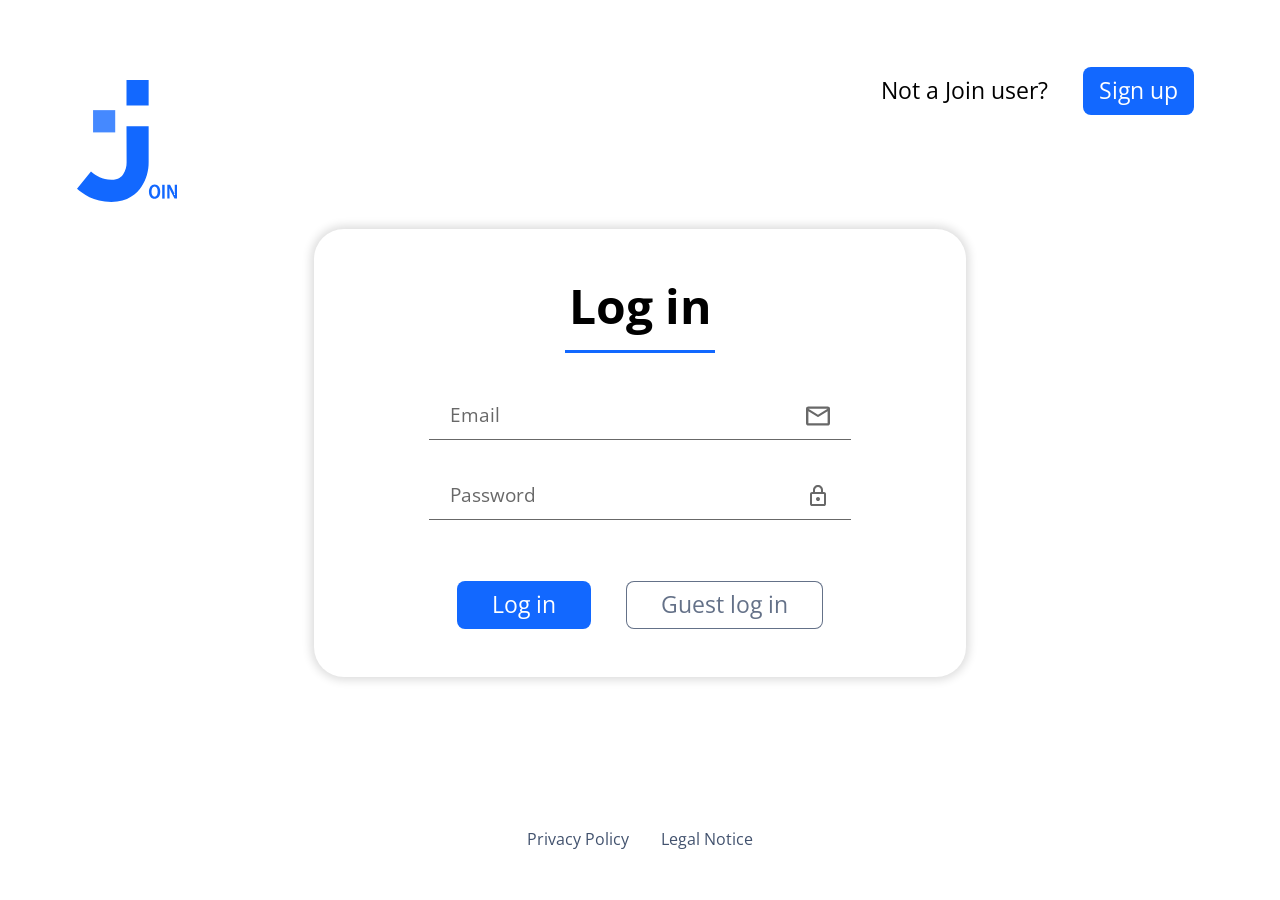
<file: index.html>
<!doctype html>
<html lang="en">

<head>
  <meta charset="UTF-8" />
  <meta name="viewport" content="width=device-width, initial-scale=1.0" />
  <title>Log in | Join</title>

  <link rel="icon" href="./assets/favicons/favicon.svg" type="image/svg+xml" />
  <link rel="icon" href="./assets/favicons/favicon.ico" sizes="32x32" />

  <link rel="stylesheet" href="./css/fonts.css" />
  <link rel="stylesheet" href="./css/base.css" />
  <link rel="stylesheet" href="./css/auth.css" />
  <link rel="stylesheet" href="./css/auth_form.css" />

  <script src="./js/firebase.js" defer></script>
  <script src="./js/auth.js" defer></script>
  <script src="./js/auth_ui.js" defer></script>
  <script src="./js/login.js" defer></script>
</head>

<body class="splash" onload="initLogin()">
  <div class="splash-bg"></div>

  <div class="auth-page">
    <div class="logo">
      <img class="logo-dark" src="./assets/icons/logo_blue.svg" alt="Join logo" />
      <img class="logo-light" src="./assets/icons/logo_white.svg" alt="" />
    </div>

    <main class="auth-main">
      <section class="auth-card">
        <h1 class="auth-title">Log in</h1>

        <form id="login-form" class="auth-form" novalidate>
          <div class="field-group">
            <div class="field">
              <input id="email" type="text" placeholder="Email" autocomplete="email" />
              <img class="field-icon" src="./assets/icons/input_mail.svg" alt="" />
            </div>
            <p class="field-error" hidden></p>
          </div>

          <div class="field-group">
            <div class="field">
              <input id="password" type="password" placeholder="Password" autocomplete="current-password" />
              <button class="field-toggle" type="button" aria-label="Show or hide password" disabled>
                <img src="./assets/icons/input_lock.svg" alt="" />
              </button>
            </div>
            <p class="field-error" hidden></p>
          </div>

          <div class="btn-row">
            <button id="login-button" class="btn btn-primary" type="submit">Log in</button>
            <button id="guest-button" class="btn btn-secondary" type="button">Guest log in</button>
          </div>
        </form>
      </section>
    </main>

    <div class="auth-top">
      <span class="auth-top-text">Not a Join user?</span>
      <a class="btn btn-primary btn-small" href="./pages/sign_up.html">Sign up</a>
    </div>

    <footer class="auth-footer">
      <a href="./pages/privacy.html">Privacy Policy</a>
      <a href="./pages/legal.html">Legal Notice</a>
    </footer>
  </div>
</body>

</html>
</file>
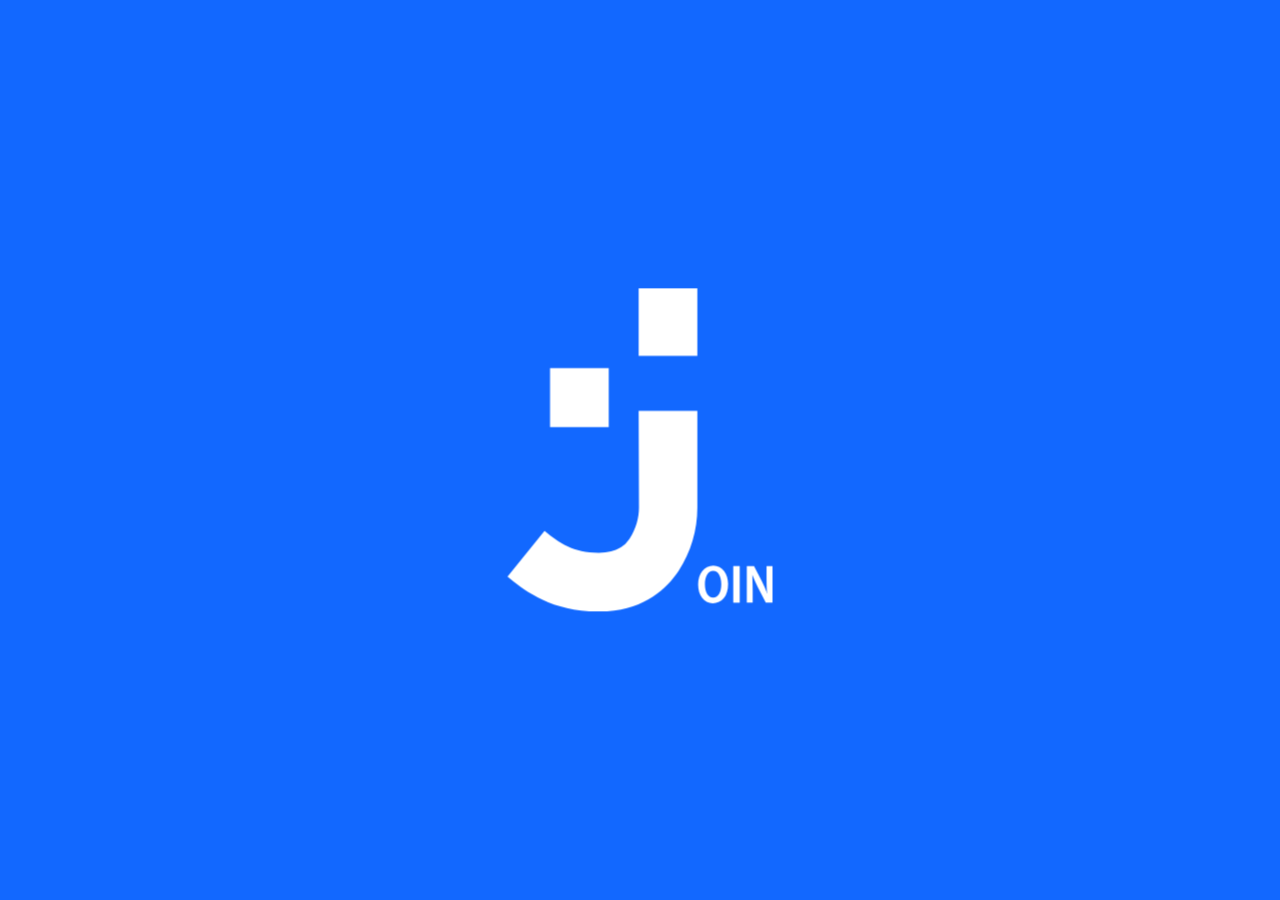
<file: pages/add_task.html>
<!doctype html>
<html lang="en">

<head>
  <meta charset="UTF-8" />
  <meta name="viewport" content="width=device-width, initial-scale=1.0" />
  <title>Join | Add Task</title>

  <link rel="icon" href="../assets/favicons/favicon.svg" type="image/svg+xml" />
  <link rel="icon" href="../assets/favicons/favicon.ico" sizes="32x32" />

  <link rel="stylesheet" href="../css/fonts.css" />
  <link rel="stylesheet" href="../css/base.css" />
  <link rel="stylesheet" href="../css/header.css" />
  <link rel="stylesheet" href="../css/sidebar.css" />
  <link rel="stylesheet" href="../css/content.css" />
  <link rel="stylesheet" href="../css/add_task.css" />

  <script src="../js/firebase.js"></script>
  <script src="../js/auth.js"></script>
  <script src="../templates/sidebar_template.js" defer></script>
  <script src="../js/sidebar.js" defer></script>
</head>

<body onload="initAddTaskPage()">
  <section id="header"></section>

  <div class="layout">
    <aside class="sidebar">
      <nav class="sidebar-nav" id="sidebar-nav" aria-label="Main navigation"></nav>
      <div class="sidebar-legal">
        <a href="../pages/privacy.html">Privacy Policy</a>
        <a href="../pages/legal.html">Legal notice</a>
      </div>
    </aside>

    <main class="content" id="add-task-page"></main>
  </div>

  <script src="../templates/add_task_template.js"></script>
  <script src="../js/add_task.js"></script>
  <script src="../js/add_task_subtasks.js"></script>
  <script src="../js/add_task_validation.js"></script>
  <script src="../templates/header_template.js"></script>
  <script src="../js/header.js"></script>
</body>

</html>
</file>
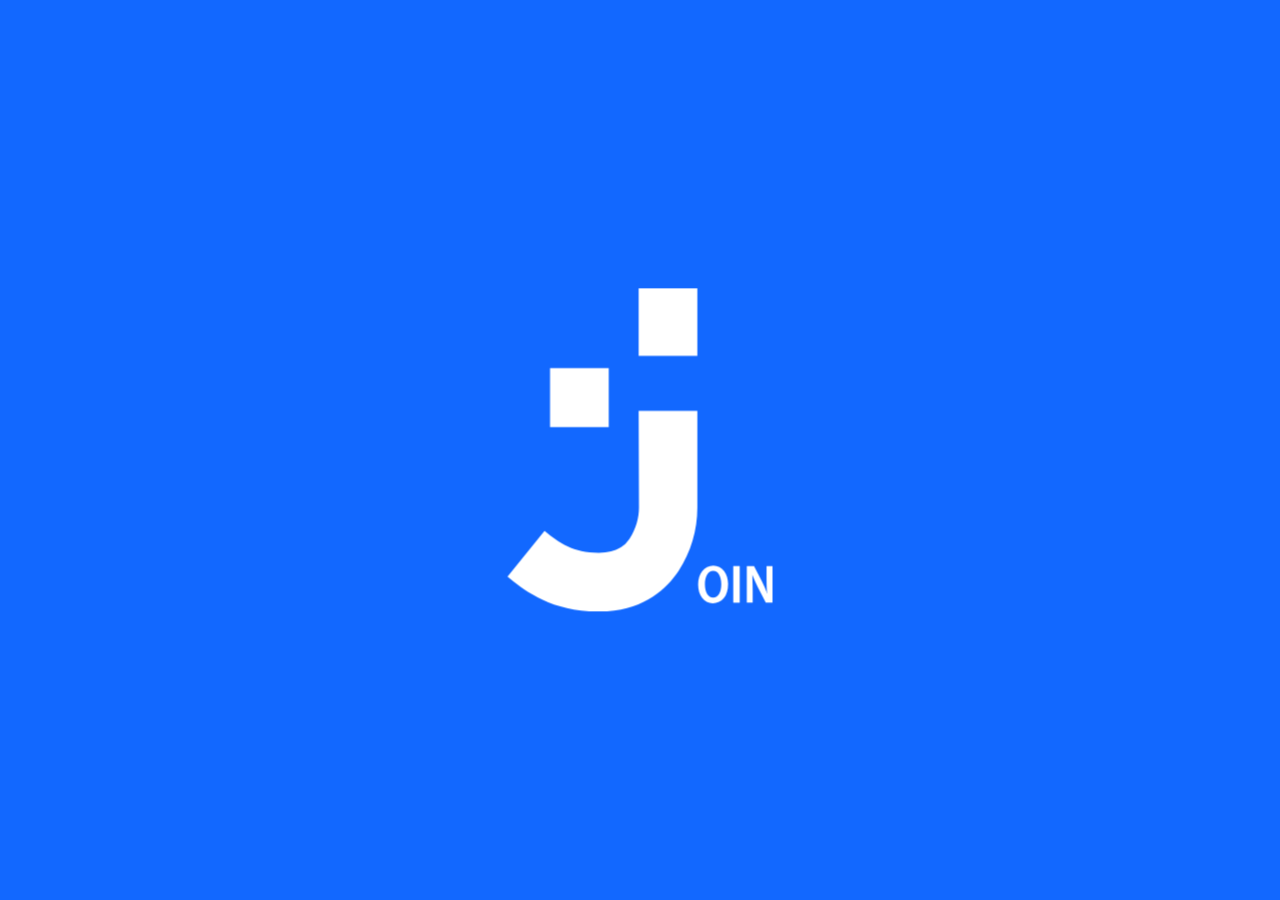
<file: pages/board.html>
<!doctype html>
<html lang="en">

<head>
  <meta charset="UTF-8" />
  <meta name="viewport" content="width=device-width, initial-scale=1.0" />
  <title>Join | Board</title>

  <link rel="icon" href="../assets/favicons/favicon.svg" type="image/svg+xml" />
  <link rel="icon" href="../assets/favicons/favicon.ico" sizes="32x32" />

  <link rel="stylesheet" href="../css/fonts.css" />
  <link rel="stylesheet" href="../css/base.css" />
  <link rel="stylesheet" href="../css/header.css" />
  <link rel="stylesheet" href="../css/sidebar.css" />
  <link rel="stylesheet" href="../css/content.css" />
  <link rel="stylesheet" href="../css/add_task.css" />
  <link rel="stylesheet" href="../css/board.css" />

  <script src="../js/firebase.js"></script>
  <script src="../js/auth.js"></script>
  <script src="../templates/sidebar_template.js" defer></script>
  <script src="../js/sidebar.js" defer></script>
</head>

<body onload="initBoard()">
  <section id="header"></section>

  <div class="layout">
    <aside class="sidebar">
      <nav class="sidebar-nav" id="sidebar-nav" aria-label="Main navigation"></nav>
      <div class="sidebar-legal">
        <a href="../pages/privacy.html">Privacy Policy</a>
        <a href="../pages/legal.html">Legal notice</a>
      </div>
    </aside>

    <main class="content">
      <div class="board" id="board"></div>
    </main>
  </div>

  <script src="../templates/add_task_template.js"></script>
  <script src="../js/add_task.js"></script>
  <script src="../js/add_task_subtasks.js"></script>
  <script src="../js/add_task_validation.js"></script>
  <script src="../templates/board_template.js"></script>
  <script src="../js/board_drag.js"></script>
  <script src="../js/board.js"></script>
  <script src="../templates/header_template.js"></script>
  <script src="../js/header.js"></script>
</body>

</html>
</file>
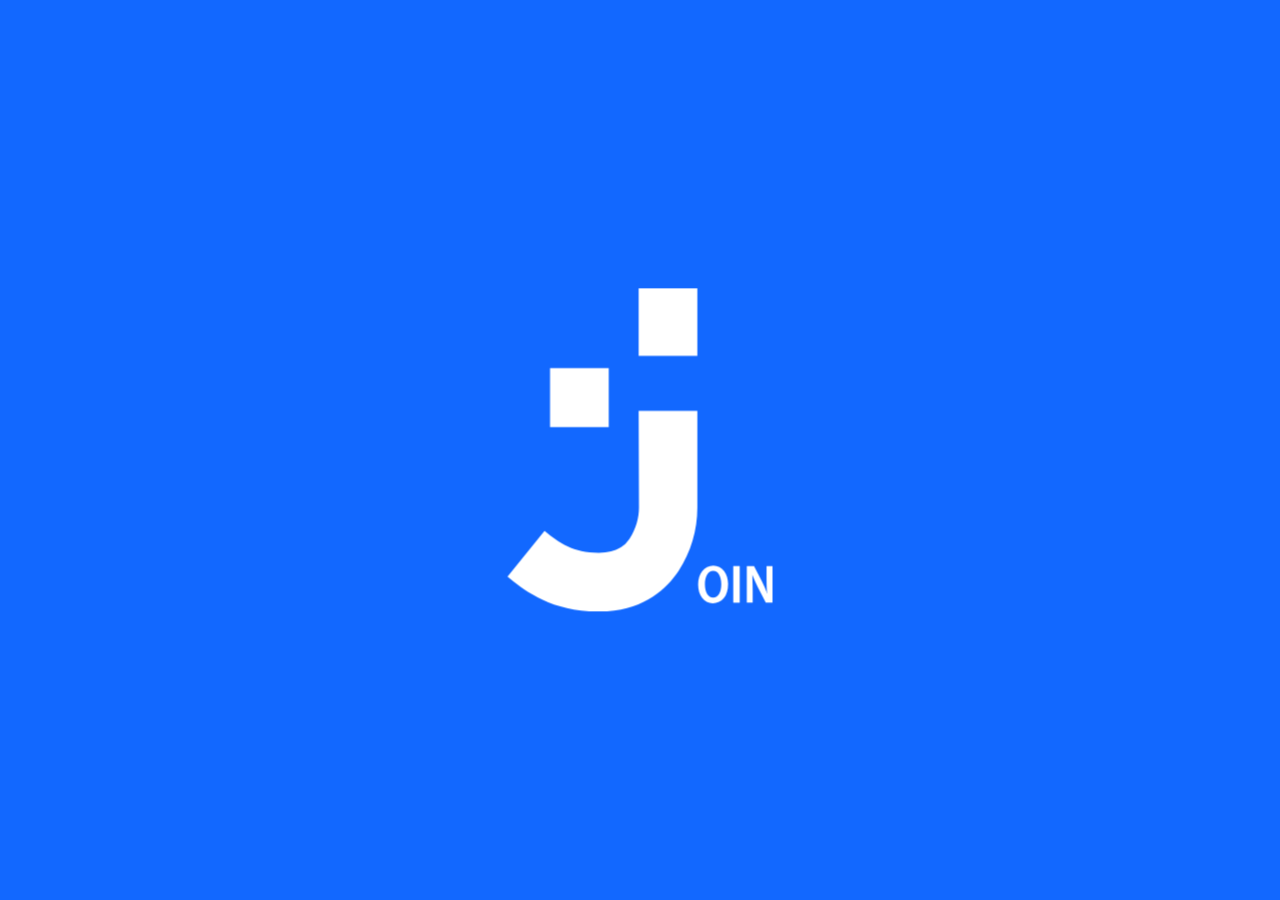
<file: pages/contacts.html>
<!doctype html>
<html lang="en">

<head>
  <meta charset="UTF-8" />
  <meta name="viewport" content="width=device-width, initial-scale=1.0" />
  <title>Contacts | Join</title>

  <link rel="icon" href="../assets/favicons/favicon.svg" type="image/svg+xml" />
  <link rel="icon" href="../assets/favicons/favicon.ico" sizes="32x32" />

  <link rel="stylesheet" href="../css/fonts.css" />
  <link rel="stylesheet" href="../css/base.css" />
  <link rel="stylesheet" href="../css/header.css" />
  <link rel="stylesheet" href="../css/sidebar.css" />
  <link rel="stylesheet" href="../css/content.css" />
  <link rel="stylesheet" href="../css/contacts.css" />

  <script src="../js/firebase.js"></script>
  <script src="../js/auth.js"></script>
  <script src="../templates/sidebar_template.js" defer></script>
  <script src="../js/sidebar.js" defer></script>
</head>

<body onload="initContacts()">
  <section id="header"></section>

  <div class="layout">
    <aside class="sidebar">
      <nav class="sidebar-nav" id="sidebar-nav" aria-label="Main navigation"></nav>

      <div class="sidebar-legal">
        <a href="../pages/privacy.html">Privacy Policy</a>
        <a href="../pages/legal.html">Legal notice</a>
      </div>
    </aside>

    <main class="content contacts">
      <section class="contacts-panel" aria-label="Contact list">
        <div class="contacts-panel-head">
          <button type="button" class="add-contact-btn" onclick="openAddContact()">
            Add new contact
            <span class="icon icon-lg icon-person-add"></span>
          </button>
        </div>
        <ul class="contact-list" id="contact-list"></ul>
        <button type="button" class="contact-fab contact-add-fab" onclick="openAddContact()" aria-label="Add new contact">
          <span class="icon icon-lg icon-person-add"></span>
        </button>
      </section>

      <section class="contact-detail" id="contact-detail" aria-live="polite"></section>
    </main>
  </div>

  <dialog class="contact-dialog" id="contact-dialog" aria-labelledby="contact-dialog-title">
    <div class="contact-dialog-head">
      <img src="../assets/icons/join_icon.svg" alt="" />
      <h2 id="contact-dialog-title">Add contact</h2>
      <p>Tasks are better with a team!</p>
      <button type="button" class="dialog-close" onclick="closeContactDialog()" aria-label="Close">
        <span class="icon icon-close"></span>
      </button>
    </div>

    <form class="contact-form" id="contact-form" novalidate>
      <div id="contact-form-avatar"></div>

      <div class="contact-form-fields">
        <label class="input-field">
          <input id="contact-name" type="text" placeholder="Name" autocomplete="name" />
          <span class="icon icon-person"></span>
          <span class="input-error"></span>
        </label>
        <label class="input-field">
          <input id="contact-email" type="email" placeholder="Email" autocomplete="email" />
          <span class="icon icon-mail"></span>
          <span class="input-error"></span>
        </label>
        <label class="input-field">
          <input id="contact-phone" type="tel" placeholder="Phone" autocomplete="tel" />
          <span class="icon icon-call"></span>
          <span class="input-error"></span>
        </label>
      </div>

      <div class="contact-form-actions">
        <button type="button" class="dialog-btn dialog-btn-secondary btn-add-only" onclick="closeContactDialog()">
          Cancel <span class="icon icon-close"></span>
        </button>
        <button type="button" class="dialog-btn dialog-btn-secondary btn-edit-only contact-dialog-delete" onclick="deleteEditingContact()">
          Delete
        </button>
        <button type="submit" class="dialog-btn dialog-btn-primary">
          <span class="btn-add-only">Create contact</span>
          <span class="btn-edit-only">Save</span>
          <span class="icon icon-check"></span>
        </button>
      </div>
    </form>
  </dialog>

  <div class="contact-toast" id="contact-toast" role="status"></div>

  <script src="../templates/contacts_template.js"></script>
  <script src="../js/contacts.js"></script>
  <script src="../templates/header_template.js"></script>
  <script src="../js/header.js"></script>
</body>

</html>
</file>
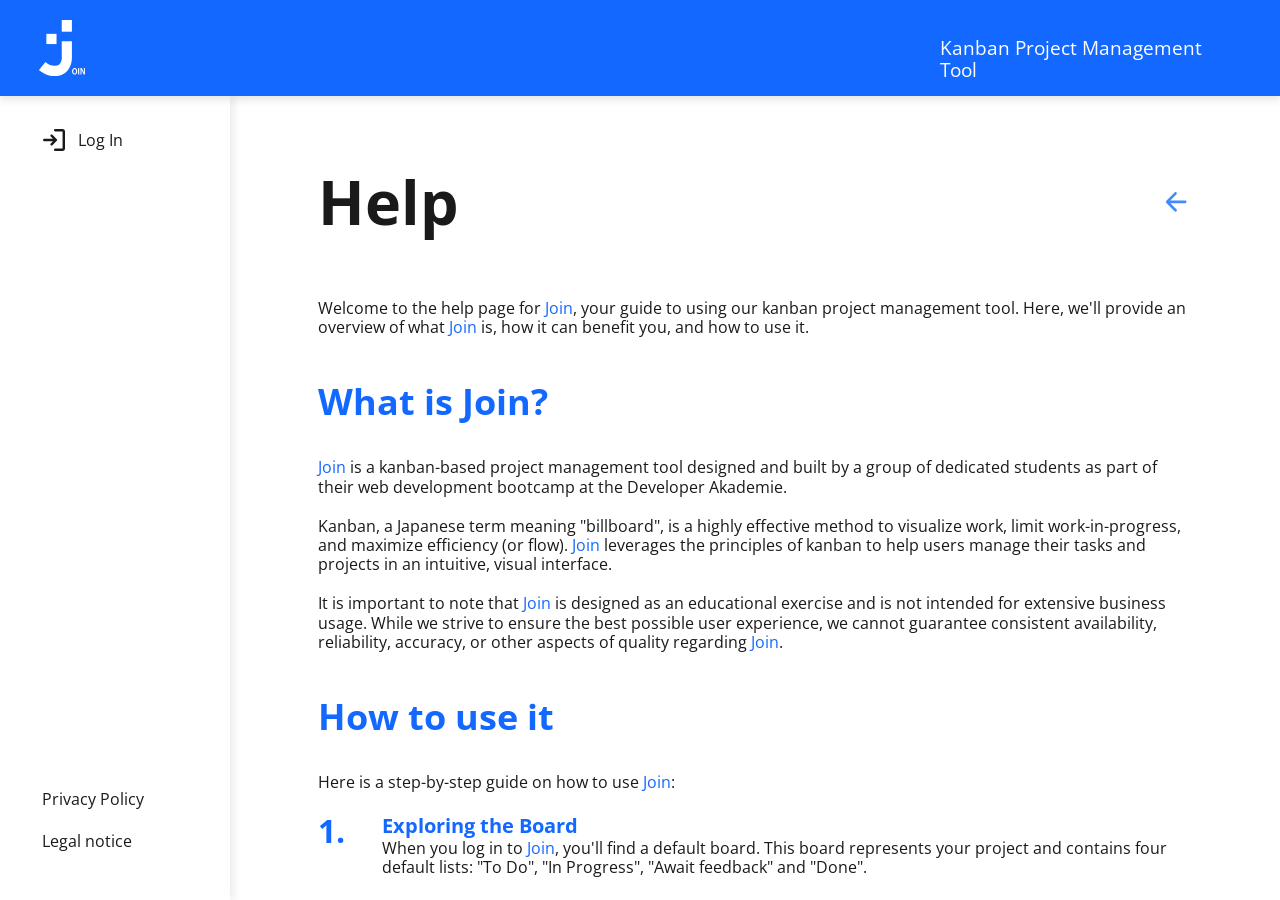
<file: pages/help.html>
<!doctype html>
<html lang="en">

<head>
  <meta charset="UTF-8" />
  <meta name="viewport" content="width=device-width, initial-scale=1.0" />
  <title>Help | Join</title>

  <link rel="icon" href="../assets/favicons/favicon.svg" type="image/svg+xml" />
  <link rel="icon" href="../assets/favicons/favicon.ico" sizes="32x32" />

  <link rel="stylesheet" href="../css/fonts.css" />
  <link rel="stylesheet" href="../css/base.css" />
  <link rel="stylesheet" href="../css/header.css" />
  <link rel="stylesheet" href="../css/sidebar.css" />
  <link rel="stylesheet" href="../css/content.css" />
  <link rel="stylesheet" href="../css/help.css" />
</head>

<body onload="renderLayout()">
  <section id="header"></section>

  <div class="layout">
    <aside class="sidebar">
      <nav class="sidebar-nav" id="sidebar-nav" aria-label="Main navigation"></nav>
      <div class="sidebar-legal">
        <a href="../pages/privacy.html">Privacy Policy</a>
        <a href="../pages/legal.html">Legal notice</a>
      </div>
    </aside>

    <main class="content">
      <div class="help">
        <div class="help-head">
          <h1>Help</h1>
          <button class="help-back" onclick="history.back()" aria-label="Go back">
            <img class="help-back-icon" src="../assets/icons/arrow_left.svg" alt="" width="21" height="20" />
            <img class="help-back-icon-hover" src="../assets/icons/arrow_left_hover.svg" alt="" width="24" height="21" />
          </button>
        </div>

        <p>
          Welcome to the help page for <span class="brand">Join</span>, your guide to using our kanban project
          management tool. Here, we'll provide an overview of what <span class="brand">Join</span> is, how it can
          benefit you, and how to use it.
        </p>

        <h2>What is Join?</h2>
        <p>
          <span class="brand">Join</span> is a kanban-based project management tool designed and built by a group of
          dedicated students as part of their web development bootcamp at the Developer Akademie.
        </p>
        <p>
          Kanban, a Japanese term meaning "billboard", is a highly effective method to visualize work, limit
          work-in-progress, and maximize efficiency (or flow). <span class="brand">Join</span> leverages the principles
          of kanban to help users manage their tasks and projects in an intuitive, visual interface.
        </p>
        <p>
          It is important to note that <span class="brand">Join</span> is designed as an educational exercise and is
          not intended for extensive business usage. While we strive to ensure the best possible user experience, we
          cannot guarantee consistent availability, reliability, accuracy, or other aspects of quality regarding
          <span class="brand">Join</span>.
        </p>

        <h2>How to use it</h2>
        <p>Here is a step-by-step guide on how to use <span class="brand">Join</span>:</p>

        <ol class="help-steps">
          <li>
            <h3>Exploring the Board</h3>
            <p>
              When you log in to <span class="brand">Join</span>, you'll find a default board. This board represents
              your project and contains four default lists: "To Do", "In Progress", "Await feedback" and "Done".
            </p>
          </li>
          <li>
            <h3>Creating Contacts</h3>
            <p>
              In <span class="brand">Join</span>, you can add contacts to collaborate on your projects. Go to the
              "Contacts" section, click on "New contact", and fill in the required information. Once added, these
              contacts can be assigned tasks and they can interact with the tasks on the board.
            </p>
          </li>
          <li>
            <h3>Adding Cards</h3>
            <p>
              Now that you've added your contacts, you can start adding cards. Cards represent individual tasks. Click
              the "+" button under the appropriate list to create a new card. Fill in the task details in the card,
              like task name, description, due date, assignees, etc.
            </p>
          </li>
          <li>
            <h3>Moving Cards</h3>
            <p>
              As the task moves from one stage to another, you can reflect that on the board by dragging and dropping
              the card from one list to another.
            </p>
          </li>
          <li>
            <h3>Deleting Cards</h3>
            <p>
              Once a task is completed, you can either move it to the "Done" list or delete it. Deleting a card will
              permanently remove it from the board. Please exercise caution when deleting cards, as this action is
              irreversible.
            </p>
          </li>
        </ol>

        <div class="help-outro">
          <p>
            Remember that using <span class="brand">Join</span> effectively requires consistent updates from you and
            your team to ensure the board reflects the current state of your project.
          </p>
          <p>
            Have more questions about <span class="brand">Join</span>? Feel free to contact us at [Your Contact Email].
            We're here to help you!
          </p>
        </div>

        <h2>Enjoy using Join!</h2>
      </div>
    </main>
  </div>

  <script src="../js/auth.js"></script>
  <script src="../templates/header_template.js"></script>
  <script src="../js/header.js"></script>
  <script src="../templates/sidebar_template.js"></script>
  <script src="../js/sidebar.js"></script>
</body>

</html>
</file>
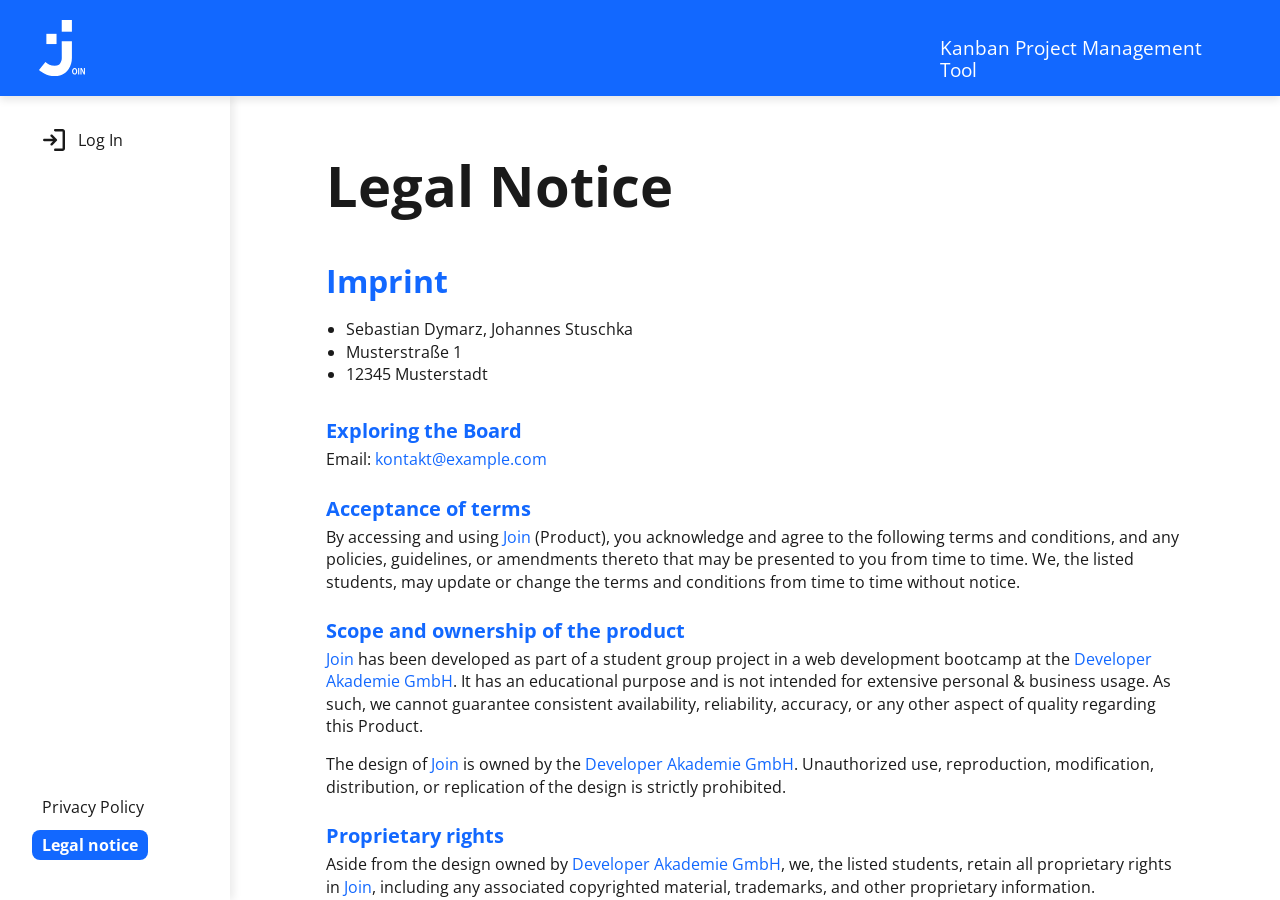
<file: pages/legal.html>
<!doctype html>
<html lang="en">
  <head>
    <meta charset="UTF-8" />
    <meta name="viewport" content="width=device-width, initial-scale=1.0" />
    <title>Legal Notice | Join</title>

    <link rel="icon" href="../assets/favicons/favicon.svg" type="image/svg+xml" />
    <link rel="icon" href="../assets/favicons/favicon.ico" sizes="32x32" />

    <link rel="stylesheet" href="../css/fonts.css" />
    <link rel="stylesheet" href="../css/base.css" />
    <link rel="stylesheet" href="../css/header.css" />
    <link rel="stylesheet" href="../css/sidebar.css" />
    <link rel="stylesheet" href="../css/legal.css" />
    <link rel="stylesheet" href="../css/content.css" />

    <script src="../templates/sidebar_template.js" defer></script>
    <script src="../js/sidebar.js" defer></script>
  </head>

  <body onload="renderLayout()">
    <section id="header"></section>

    <div class="layout">
      <aside class="sidebar">
        <nav class="sidebar-nav" id="sidebar-nav" aria-label="Main navigation"></nav>

        <div class="sidebar-legal">
          <a href="/pages/privacy.html">Privacy Policy</a>
          <a href="/pages/legal.html" aria-current="page">Legal notice</a>
        </div>
      </aside>

      <main class="content">
        <h1>Legal Notice</h1>

        <h2>Imprint</h2>
        <ul>
          <li>Sebastian Dymarz, Johannes Stuschka</li>
          <li>Musterstraße 1</li>
          <li>12345 Musterstadt</li>
        </ul>

        <h3>Exploring the Board</h3>
        <p>Email: <a href="mailto:kontakt@example.com">kontakt@example.com</a></p>

        <h3>Acceptance of terms</h3>
        <p>
          By accessing and using <a href="../index.html">Join</a> (Product), you acknowledge and agree to the following
          terms and conditions, and any policies, guidelines, or amendments thereto that may be presented to you from
          time to time. We, the listed students, may update or change the terms and conditions from time to time without
          notice.
        </p>

        <h3>Scope and ownership of the product</h3>
        <p>
          <a href="../index.html">Join</a> has been developed as part of a student group project in a web development
          bootcamp at the
          <a href="https://developerakademie.com" target="_blank" rel="noopener">Developer Akademie GmbH</a>. It has an
          educational purpose and is not intended for extensive personal &amp; business usage. As such, we cannot
          guarantee consistent availability, reliability, accuracy, or any other aspect of quality regarding this
          Product.
        </p>
        <p>
          The design of <a href="../index.html">Join</a> is owned by the
          <a href="https://developerakademie.com" target="_blank" rel="noopener">Developer Akademie GmbH</a>.
          Unauthorized use, reproduction, modification, distribution, or replication of the design is strictly
          prohibited.
        </p>

        <h3>Proprietary rights</h3>
        <p>
          Aside from the design owned by
          <a href="https://developerakademie.com" target="_blank" rel="noopener">Developer Akademie GmbH</a>, we, the
          listed students, retain all proprietary rights in <a href="../index.html">Join</a>, including any associated
          copyrighted material, trademarks, and other proprietary information.
        </p>

        <h3>Use of the product</h3>
        <p>
          <a href="../index.html">Join</a> is intended to be used for lawful purposes only, in accordance with all
          applicable laws and regulations. Any use of <a href="../index.html">Join</a> for illegal activities, or to
          harass, harm, threaten, or intimidate another person, is strictly prohibited. You are solely responsible for
          your interactions with other users of <a href="../index.html">Join</a>.
        </p>

        <h3>Disclaimer of warranties and limitation of liability</h3>
        <p>
          <a href="../index.html">Join</a> is provided "as is" without warranty of any kind, whether express or implied,
          including but not limited to the implied warranties of merchantability, fitness for a particular purpose, and
          non-infringement. In no event will we, the listed students, or the
          <a href="https://developerakademie.com" target="_blank" rel="noopener">Developer Akademie</a>, be liable for
          any direct, indirect, incidental, special, consequential or exemplary damages, including but not limited to,
          damages for loss of profits, goodwill, use, data, or other intangible losses, even if we have been advised of
          the possibility of such damages, arising out of or in connection with the use or performance of
          <a href="../index.html">Join</a>.
        </p>

        <h3>Indemnity</h3>
        <p>
          You agree to indemnify, defend and hold harmless us, the listed students, the
          <a href="https://developerakademie.com" target="_blank" rel="noopener">Developer Akademie</a>, and our
          affiliates, partners, officers, directors, agents, and employees, from and against any claim, demand, loss,
          damage, cost, or liability (including reasonable legal fees) arising out of or relating to your use of
          <a href="../index.html">Join</a> and/or your breach of this Legal Notice.
        </p>
        <p>
          For any questions or notices, please contact us at
          <a href="mailto:kontakt@example.com">kontakt@example.com</a>.
        </p>
        <p>Date: July 26, 2023</p>
      </main>
    </div>

    <script src="../js/auth.js"></script>
    <script src="../templates/header_template.js"></script>
    <script src="../js/header.js"></script>
  </body>
</html>
</file>
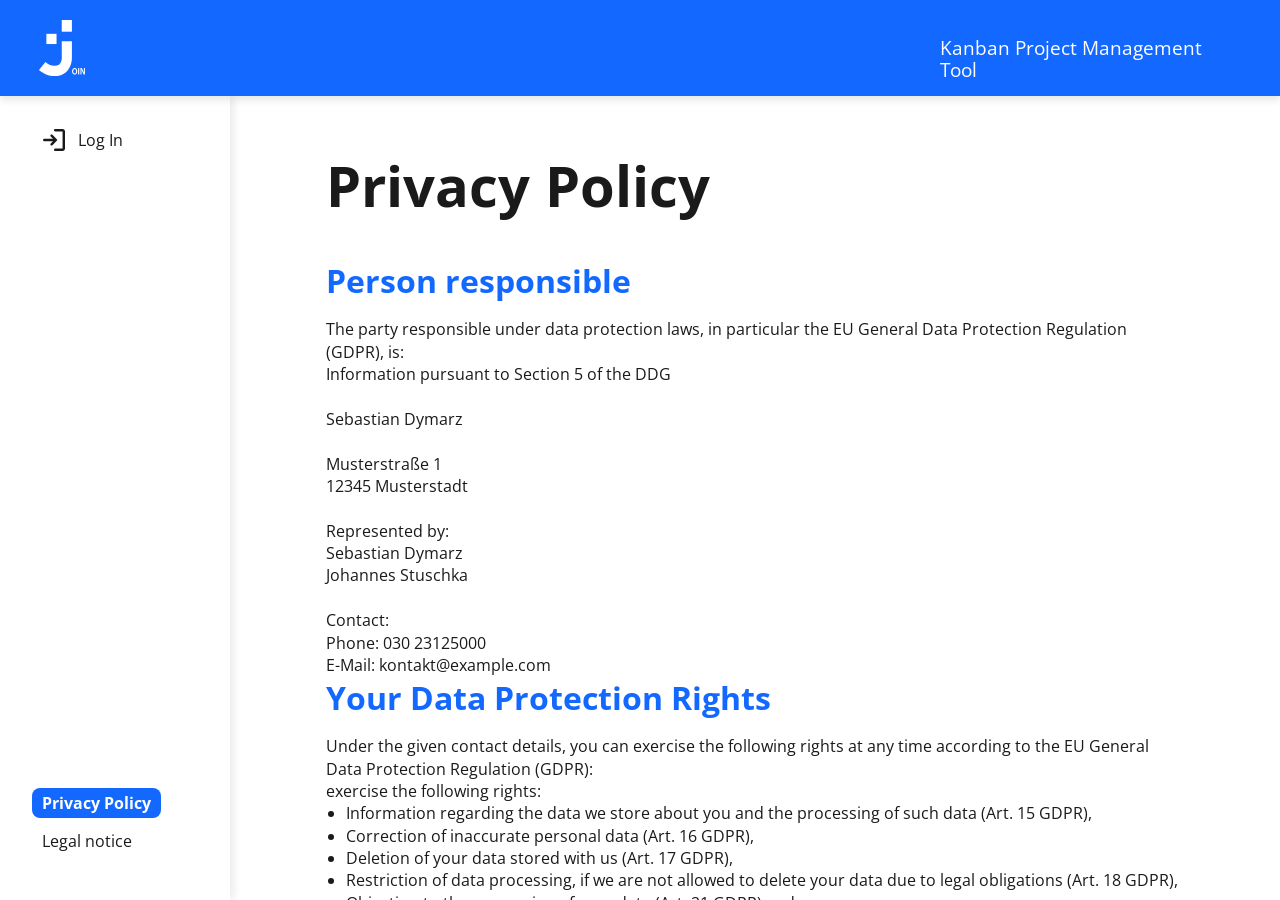
<file: pages/privacy.html>
<!doctype html>
<html lang="en">

<head>
  <meta charset="UTF-8" />
  <meta name="viewport" content="width=device-width, initial-scale=1.0" />
  <title>Privacy Policy | Join</title>

  <link rel="icon" href="../assets/favicons/favicon.svg" type="image/svg+xml" />
  <link rel="icon" href="../assets/favicons/favicon.ico" sizes="32x32" />

  <link rel="stylesheet" href="../css/fonts.css" />
  <link rel="stylesheet" href="../css/base.css" />
  <link rel="stylesheet" href="../css/header.css" />
  <link rel="stylesheet" href="../css/sidebar.css" />
  <link rel="stylesheet" href="../css/privacy.css" />
  <link rel="stylesheet" href="../css/content.css">

  <script src="../templates/sidebar_template.js" defer></script>
  <script src="../js/sidebar.js" defer></script>
</head>

<body onload="renderLayout()">
  <section id="header"></section>

  <div class="layout">
    <aside class="sidebar">
      <nav class="sidebar-nav" id="sidebar-nav" aria-label="Main navigation"></nav>

      <div class="sidebar-legal">
        <a href="../pages/privacy.html" aria-current="page">Privacy Policy</a>
        <a href="../pages/legal.html">Legal notice</a>
      </div>
    </aside>

    <main class="content">
      <div id='generator_results'>
        <div id='generator_results_content'>
          <h1>Privacy Policy</h1>
          <h2>Person responsible</h2>
          <p>The party responsible under data protection laws, in particular the EU General Data Protection Regulation
            (GDPR),
            is:</p>
          <p class='generator_user_input'>Information pursuant to Section 5 of the DDG<br />
            <br />
            Sebastian Dymarz<br />
            <br />
            Musterstraße 1<br />
            12345 Musterstadt<br />
            <br />
            Represented by:<br />
            Sebastian Dymarz<br />
            Johannes Stuschka<br />
            <br />
            Contact:<br />
            Phone: 030 23125000<br />
            E-Mail: kontakt@example.com
          </p>
          <h2>Your Data Protection Rights</h2>
          <p>Under the given contact details, you can exercise the following rights at any time according to the EU
            General Data Protection Regulation (GDPR):</p>
          exercise the following rights:</p>
          <ul>
            <li>Information regarding the data we store about you and the processing of such data (Art. 15 GDPR),</li>
            <li>Correction of inaccurate personal data (Art. 16 GDPR),</li>
            <li>Deletion of your data stored with us (Art. 17 GDPR),</li>
            <li>Restriction of data processing, if we are not allowed to delete your data due to legal obligations (Art.
              18 GDPR),</li>
            <li>Objection to the processing of your data (Art. 21 GDPR) and</li>
            <li>Data portability, if you have given us your consent to the data processing or if you have entered into a
              contract with us (Art. 20 GDPR).</li>
          </ul>
          <p>If you have provided us with your consent, you may revoke it at any time, with effect for the future.</p>
          <p>You can always submit a complaint to a supervisory authority, e.g., to the competent
            supervisory authority of your state of residence or to the authority responsible for us as the data
            controller.</p>
          <p>A list of supervisory authorities (for the non-public sector) with addresses can be found at: <a
              href="https://www.bfdi.bund.de/DE/Infothek/Anschriften_Links/anschriften_links-node.html">https://www.bfdi.bund.de/DE/Infothek/Anschriften_Links/anschriften_links-node.html</a>.
          </p>
          <h2>Processing Activities</h2>
          <h3>Collection of General Information When Visiting Our Website</h3>
          <h4>Art and Purpose of Data Processing</h4>
          <p>When you access our website, i.e., when you do not register or otherwise transmit information, we
            automatically collect general information. This information (server log files) includes, for example, the
            type of web browser, the operating system used, the domain name of your internet service provider, your IP
            address, and similar data.</p>
          <p>This information is particularly processed for the following purposes:</p>
          <ul>
            <li>for the technically error-free display and optimization of the website</li>
          </ul>
          <p>We do not use your data to draw conclusions about your person. However, we reserve the right to review the
            server log files retrospectively, should concrete indicators point to an unlawful use.</p>
          <h4>Legal Basis and Legitimate Interest</h4>
          <p>The processing is carried out in accordance with Art. 6 para. 1 lit. f GDPR based on our legitimate
            interest in
            improving the stability and functionality of our website as well as ensuring system security
            and misuse detection.</p>
          <h4>Recipients</h4>
          <p>Recipients of the data are possibly technical service providers who are engaged in the operation and
            maintenance of our
            website as data processors.</p>
          <h4>Storage Duration</h4>
          <p>Data is stored in server log files in a form that enables the identification of the affected individuals,
            for a maximum of 14 days; unless a security-relevant event occurs
            (e.g., a DDoS attack).</p>
          <p>In the event of such an incident, server log files will be stored until the security-relevant event is
            eliminated and fully clarified.</p>
          <h4>Provision Required by Law or Contract</h4>
          <p>The provision of the aforementioned personal data is neither legally nor contractually required. However,
            without the IP address, the service and functionality of our website cannot be guaranteed. Additionally,
            individual services and features may not be available or may be restricted.</p>
          <h4>Right to Object</h4>
          <p>For more information about your right to object under Art. 21 GDPR, please see the section below.</p>
          <h3>Contact</h3>
          <p>Nature and purpose of the processing</p>
          <p>You may get in touch using the email addresses provided. In such cases, the personal data of the user
            transmitted via email will be stored. This includes the date and time the email was sent, the email address,
            IP addresses, and information regarding the servers involved in the email communication.</p>
          <p>You can contact us using the telephone numbers provided. In doing so, we collect log data that includes
            your telephone number and the duration of the call.</p>
          <p>Regardless of the chosen communication method, we collect the content of your inquiry. Your data will be
            stored for
            the purpose of individual communication with you.</p>
          <h4>Legal Basis</h4>
          <p>The processing of the data is based on a legitimate interest (Art. 6 Abs. 1 lit. f
            DSGVO).</p>
          <p>Our legitimate interest in processing your data is to facilitate straightforward communication.</p>
          <p>If you contact us to request a quote, your data will be processed for the purpose of carrying out
            pre-contractual measures (Art. 6 para. 1 lit. b GDPR).</p>
          <h4>Recipient</h4>
          <p>Recipient of the data are possibly technical service providers who are engaged in the operation and
            maintenance of our
            website as data processors.</p>
          <h4>Storage Duration</h4>
          <p>Data will be deleted at the latest six months after processing the contact request.</p>
          <p>If a contractual relationship arises, we are subject to the statutory retention periods. These
            are generally 6 or 10 years, due to requirements for proper bookkeeping and tax law obligations.</p>
          <h4>Provision prescribed or required</h4>
          <p>Providing your personal data is voluntary. However, we can only process your request if you provide us with
            the necessary data and the reason for your inquiry.</p>
          <h4>Objection</h4>
          <p>Please also read the information below regarding your right to object under Art. 21 of the GDPR.</p>
          <h2>Information regarding your right to object under Article 21 of the GDPR</h2>
          <h3>Right to object on a case-by-case basis</h3>
          <p>You have the right to object, on grounds relating to your particular situation, at any time to the
            processing of personal data concerning you which is based on Article 6(1)(f) of the GDPR (data processing
            based on a balancing of interests); this also applies to profiling based on this provision within the
            meaning of Article 4, point 4, of the GDPR.</p>
          <p>If you wish to object, we will no longer process your personal data, unless we can demonstrate compelling
            legitimate grounds for the processing that override your interests, rights and freedoms, or the processing
            serves the purpose of asserting, exercising or defending legal claims.</p>
          <h3>Recipient of the objection</h3>
          <p class='generator_user_input'>Information pursuant to Section 5 of the DDG<br />
            <br />
            Sebastian Dymarz<br />
            <br />
            Musterstraße 1<br />
            12345 Musterstadt<br />
            <br />
            Represented by:<br />
            Sebastian Dymarz<br />
            Johannes Stuschka<br />
            <br />
            Contact:<br />
            Phone: 030 23125000<br />
            E-Mail: kontakt@example.com
          </p>
          <h2>Changes to our Privacy Policy</h2>
          <p>We reserve the right to amend this Privacy Policy to ensure it always complies with the current legal
            requirements or to implement changes to our services in the Privacy Policy, e.g., when introducing new
            services. For your subsequent visit, the new Privacy Policy will apply.</p>
          <h2>Questions about Data Protection</h2>
          <p>If you have questions about data protection, please send us an email to the above-mentioned responsible
            person.</p>
          <br />
          <br />
          </p>
          <h2>Copyright Notices</h2>
          <p><em>This privacy policy was created with the help of the activeMind AG – the experts for <a
                href="https://www.activemind.de/datenschutz/datenschutzbeauftragter/" target="_blank"
                rel="noopener dofollow">external data protection officers</a> (Version #2024-10-25).</em></p>
        </div>
      </div>
    </main>
  </div>

  <script src="../js/auth.js"></script>
  <script src="../templates/header_template.js"></script>
  <script src="../js/header.js"></script>
</body>

</html>
</file>
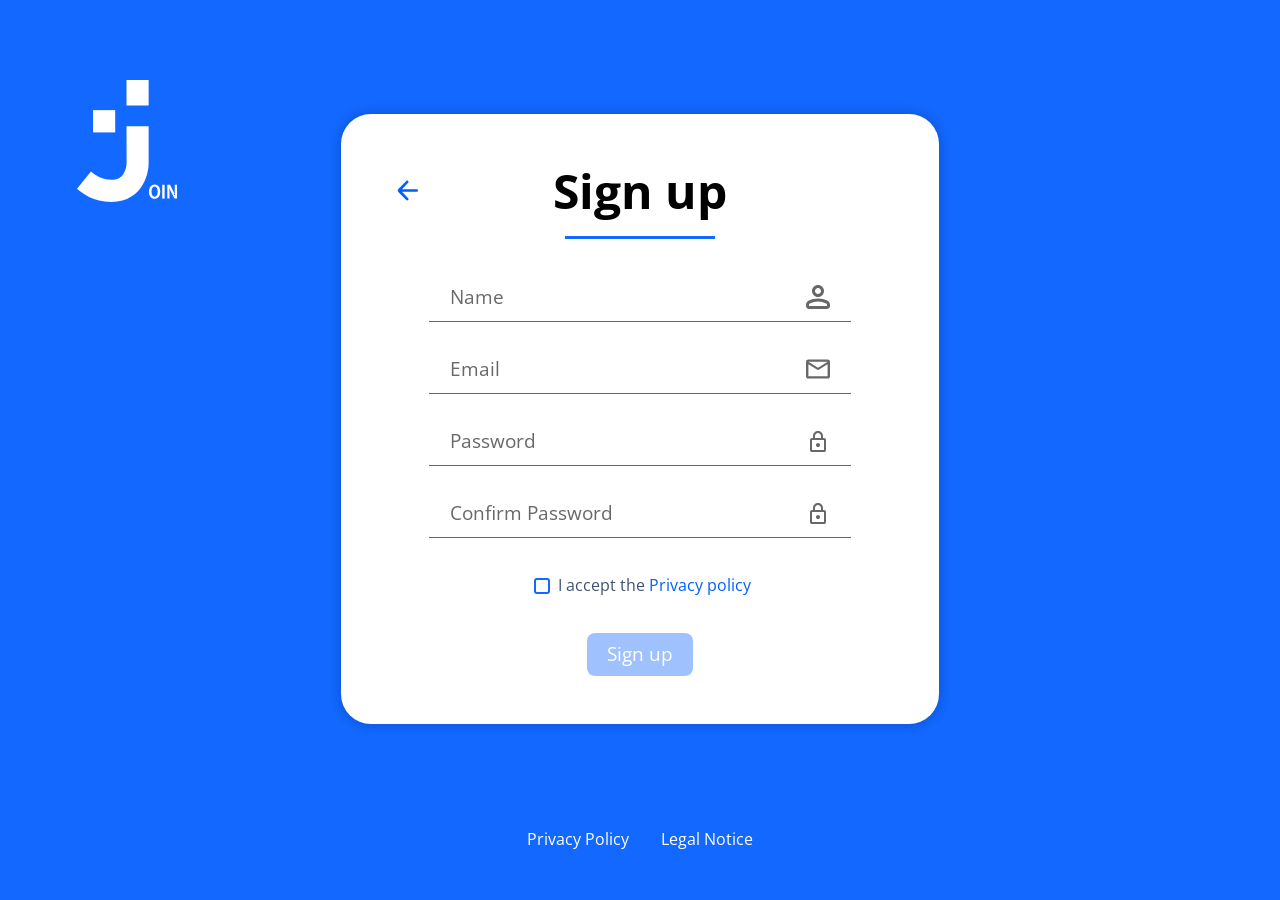
<file: pages/sign_up.html>
<!doctype html>
<html lang="en">
  <head>
    <meta charset="UTF-8" />
    <meta name="viewport" content="width=device-width, initial-scale=1.0" />
    <title>Sign up | Join</title>

    <link rel="icon" href="../assets/favicons/favicon.svg" type="image/svg+xml" />
    <link rel="icon" href="../assets/favicons/favicon.ico" sizes="32x32" />

    <link rel="stylesheet" href="../css/fonts.css" />
    <link rel="stylesheet" href="../css/base.css" />
    <link rel="stylesheet" href="../css/auth.css" />
    <link rel="stylesheet" href="../css/auth_form.css" />

    <script src="../js/firebase.js" defer></script>
    <script src="../js/auth.js" defer></script>
    <script src="../js/auth_ui.js" defer></script>
    <script src="../js/sign_up.js" defer></script>
  </head>

  <body class="auth-blue" onload="initSignUp()">
    <div class="auth-page">
      <div class="logo">
        <img src="../assets/icons/logo_white.svg" alt="Join logo" />
      </div>

      <main class="auth-main auth-main-signup">
        <section class="auth-card auth-card-signup">
          <a class="back-link" href="../index.html" aria-label="Back to log in">
            <img src="../assets/icons/arrow_left_line.svg" alt="" />
          </a>
          <h1 class="auth-title">Sign up</h1>

          <form id="signup-form" class="auth-form" novalidate>
            <div class="field-group">
              <div class="field">
                <input id="name" type="text" placeholder="Name" autocomplete="name" />
                <img class="field-icon" src="../assets/icons/input_person.svg" alt="" />
              </div>
              <p class="field-error" hidden></p>
            </div>

            <div class="field-group">
              <div class="field">
                <input id="email" type="text" placeholder="Email" autocomplete="email" />
                <img class="field-icon" src="../assets/icons/input_mail.svg" alt="" />
              </div>
              <p class="field-error" hidden></p>
            </div>

            <div class="field-group">
              <div class="field">
                <input id="password" type="password" placeholder="Password" autocomplete="new-password" />
                <button class="field-toggle" type="button" aria-label="Show or hide password" disabled>
                  <img src="../assets/icons/input_lock.svg" alt="" />
                </button>
              </div>
              <p class="field-error" hidden></p>
            </div>

            <div class="field-group">
              <div class="field">
                <input id="confirm-password" type="password" placeholder="Confirm Password" autocomplete="new-password" />
                <button class="field-toggle" type="button" aria-label="Show or hide password" disabled>
                  <img src="../assets/icons/input_lock.svg" alt="" />
                </button>
              </div>
              <p class="field-error" hidden></p>
            </div>

            <label class="checkbox">
              <input id="privacy" type="checkbox" />
              <span class="checkbox-box"></span>
              <span class="checkbox-text">I accept the <a href="./privacy.html">Privacy policy</a></span>
            </label>

            <button id="signup-button" class="btn btn-primary" type="submit" disabled>Sign up</button>
          </form>
        </section>
      </main>

      <footer class="auth-footer">
        <a href="./privacy.html">Privacy Policy</a>
        <a href="./legal.html">Legal Notice</a>
      </footer>
    </div>

    <div id="toast" class="toast" role="status">You Signed Up successfully</div>
  </body>
</html>
</file>
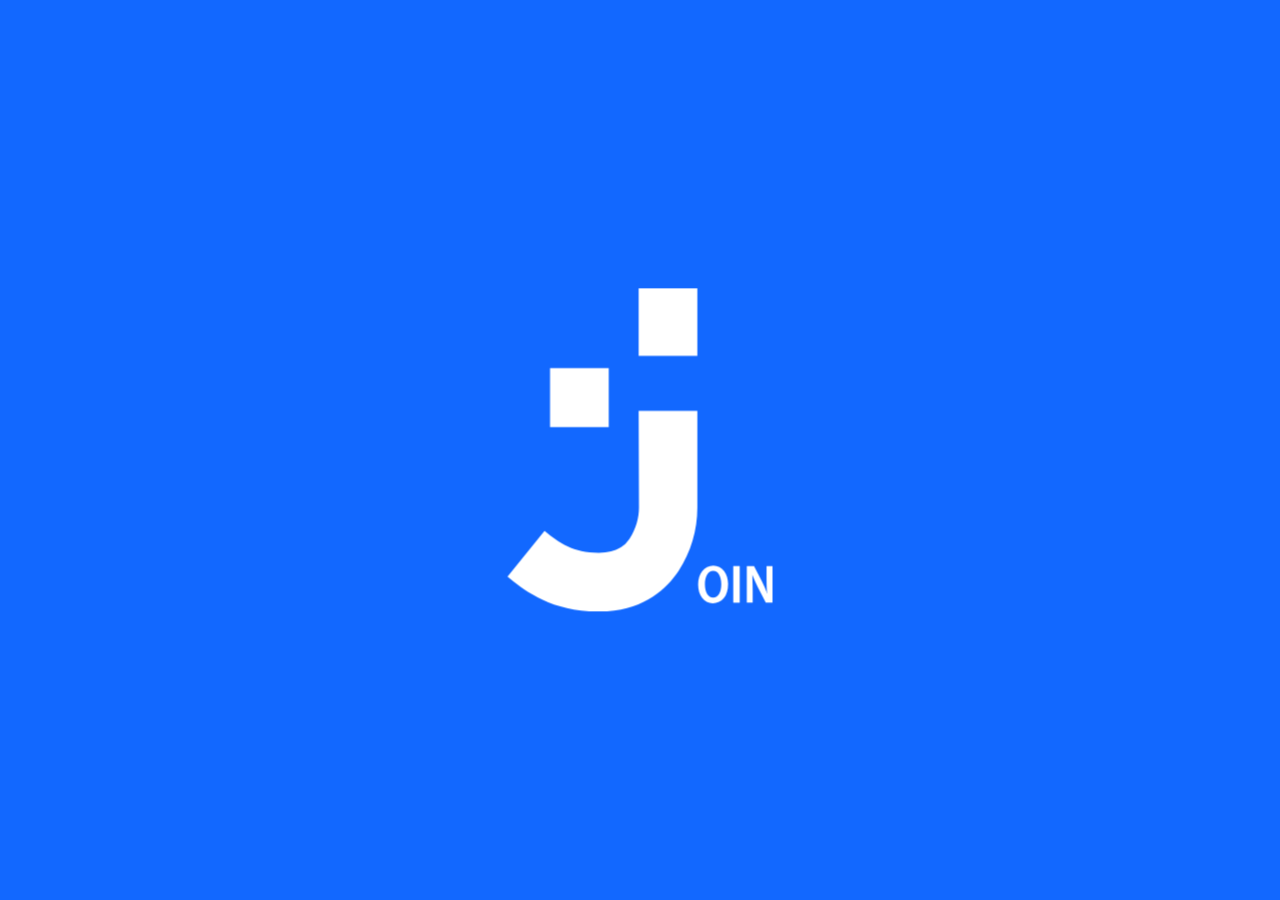
<file: pages/summary.html>
<!doctype html>
<html lang="en">
  <head>
    <meta charset="UTF-8" />
    <meta name="viewport" content="width=device-width, initial-scale=1.0" />
    <title>Join | Summary</title>

    <link rel="icon" href="../assets/favicons/favicon.svg" type="image/svg+xml" />
    <link rel="icon" href="../assets/favicons/favicon.ico" sizes="32x32" />

    <link rel="stylesheet" href="../css/fonts.css" />
    <link rel="stylesheet" href="../css/base.css" />
    <link rel="stylesheet" href="../css/header.css" />
    <link rel="stylesheet" href="../css/sidebar.css" />
    <link rel="stylesheet" href="../css/content.css" />
    <link rel="stylesheet" href="../css/summary.css" />

    <script src="../js/firebase.js"></script>
    <script src="../js/auth.js"></script>
    <script src="../templates/summary_template.js"></script>
    <script src="../js/summary.js"></script>
    <script src="../templates/header_template.js" defer></script>
    <script src="../js/header.js" defer></script>
    <script src="../templates/sidebar_template.js"></script>
    <script src="../js/sidebar.js" defer></script>
  </head>

  <body onload="initSummary()">
    <section id="header"></section>

    <div class="layout">
      <aside class="sidebar">
        <nav class="sidebar-nav" id="sidebar-nav" aria-label="Main navigation"></nav>
        <div class="sidebar-legal">
          <a href="../pages/privacy.html">Privacy Policy</a>
          <a href="../pages/legal.html">Legal notice</a>
        </div>
      </aside>

      <main class="content">
        <div class="summary" id="summary"></div>
      </main>
    </div>
  </body>
</html>
</file>
<file: css/fonts.css>
/* open-sans-300 - latin */
@font-face {
  font-display: swap; /* Check https://developer.mozilla.org/en-US/docs/Web/CSS/@font-face/font-display for other options. */
  font-family: 'Open Sans';
  font-style: normal;
  font-weight: 300;
  src: url('../assets/fonts/open-sans-v44-latin-300.woff2') format('woff2'); /* Chrome 36+, Opera 23+, Firefox 39+, Safari 12+, iOS 10+ */
}
/* open-sans-300italic - latin */
@font-face {
  font-display: swap; /* Check https://developer.mozilla.org/en-US/docs/Web/CSS/@font-face/font-display for other options. */
  font-family: 'Open Sans';
  font-style: italic;
  font-weight: 300;
  src: url('../assets/fonts/open-sans-v44-latin-300italic.woff2') format('woff2'); /* Chrome 36+, Opera 23+, Firefox 39+, Safari 12+, iOS 10+ */
}
/* open-sans-regular - latin */
@font-face {
  font-display: swap; /* Check https://developer.mozilla.org/en-US/docs/Web/CSS/@font-face/font-display for other options. */
  font-family: 'Open Sans';
  font-style: normal;
  font-weight: 400;
  src: url('../assets/fonts/open-sans-v44-latin-regular.woff2') format('woff2'); /* Chrome 36+, Opera 23+, Firefox 39+, Safari 12+, iOS 10+ */
}
/* open-sans-italic - latin */
@font-face {
  font-display: swap; /* Check https://developer.mozilla.org/en-US/docs/Web/CSS/@font-face/font-display for other options. */
  font-family: 'Open Sans';
  font-style: italic;
  font-weight: 400;
  src: url('../assets/fonts/open-sans-v44-latin-italic.woff2') format('woff2'); /* Chrome 36+, Opera 23+, Firefox 39+, Safari 12+, iOS 10+ */
}
/* open-sans-500 - latin */
@font-face {
  font-display: swap; /* Check https://developer.mozilla.org/en-US/docs/Web/CSS/@font-face/font-display for other options. */
  font-family: 'Open Sans';
  font-style: normal;
  font-weight: 500;
  src: url('../assets/fonts/open-sans-v44-latin-500.woff2') format('woff2'); /* Chrome 36+, Opera 23+, Firefox 39+, Safari 12+, iOS 10+ */
}
/* open-sans-500italic - latin */
@font-face {
  font-display: swap; /* Check https://developer.mozilla.org/en-US/docs/Web/CSS/@font-face/font-display for other options. */
  font-family: 'Open Sans';
  font-style: italic;
  font-weight: 500;
  src: url('../assets/fonts/open-sans-v44-latin-500italic.woff2') format('woff2'); /* Chrome 36+, Opera 23+, Firefox 39+, Safari 12+, iOS 10+ */
}
/* open-sans-600 - latin */
@font-face {
  font-display: swap; /* Check https://developer.mozilla.org/en-US/docs/Web/CSS/@font-face/font-display for other options. */
  font-family: 'Open Sans';
  font-style: normal;
  font-weight: 600;
  src: url('../assets/fonts/open-sans-v44-latin-600.woff2') format('woff2'); /* Chrome 36+, Opera 23+, Firefox 39+, Safari 12+, iOS 10+ */
}
/* open-sans-600italic - latin */
@font-face {
  font-display: swap; /* Check https://developer.mozilla.org/en-US/docs/Web/CSS/@font-face/font-display for other options. */
  font-family: 'Open Sans';
  font-style: italic;
  font-weight: 600;
  src: url('../assets/fonts/open-sans-v44-latin-600italic.woff2') format('woff2'); /* Chrome 36+, Opera 23+, Firefox 39+, Safari 12+, iOS 10+ */
}
/* open-sans-700 - latin */
@font-face {
  font-display: swap; /* Check https://developer.mozilla.org/en-US/docs/Web/CSS/@font-face/font-display for other options. */
  font-family: 'Open Sans';
  font-style: normal;
  font-weight: 700;
  src: url('../assets/fonts/open-sans-v44-latin-700.woff2') format('woff2'); /* Chrome 36+, Opera 23+, Firefox 39+, Safari 12+, iOS 10+ */
}
/* open-sans-700italic - latin */
@font-face {
  font-display: swap; /* Check https://developer.mozilla.org/en-US/docs/Web/CSS/@font-face/font-display for other options. */
  font-family: 'Open Sans';
  font-style: italic;
  font-weight: 700;
  src: url('../assets/fonts/open-sans-v44-latin-700italic.woff2') format('woff2'); /* Chrome 36+, Opera 23+, Firefox 39+, Safari 12+, iOS 10+ */
}
/* open-sans-800 - latin */
@font-face {
  font-display: swap; /* Check https://developer.mozilla.org/en-US/docs/Web/CSS/@font-face/font-display for other options. */
  font-family: 'Open Sans';
  font-style: normal;
  font-weight: 800;
  src: url('../assets/fonts/open-sans-v44-latin-800.woff2') format('woff2'); /* Chrome 36+, Opera 23+, Firefox 39+, Safari 12+, iOS 10+ */
}
/* open-sans-800italic - latin */
@font-face {
  font-display: swap; /* Check https://developer.mozilla.org/en-US/docs/Web/CSS/@font-face/font-display for other options. */
  font-family: 'Open Sans';
  font-style: italic;
  font-weight: 800;
  src: url('../assets/fonts/open-sans-v44-latin-800italic.woff2') format('woff2'); /* Chrome 36+, Opera 23+, Firefox 39+, Safari 12+, iOS 10+ */
}
</file>
<file: css/base.css>
* {
  box-sizing: border-box;
  font-family: "Open Sans", sans-serif;
  font-weight: 400;
  color: #1a1a1a;
  scrollbar-color: var(--main-color) transparent;
  scrollbar-width: thin;
}

img {
  pointer-events: none;
}

body {
  margin: 0;
}

:root {
  --main-color: rgba(18, 104, 255, 1);
  --selected-color: rgba(210, 227, 255, 1);
  --hover-color: rgba(227, 238, 255, 1);

  --error-color: #e60026;

  --header-height: 96px;
  --mobile-nav-height: 0px;
}

@media (max-width: 800px) {
  :root {
    --header-height: 80px;
    --mobile-nav-height: 77px;
  }
}

.layout {
  display: flex;
}
</file>
<file: css/auth.css>
body {
  background: #fff;
}

body.auth-blue {
  background: var(--main-color);
}

.auth-page {
  --logo-w: 100px;
  --logo-x: 77px;
  --logo-y: 80px;
  --splash-scale: 2.65;
  position: relative;
  display: flex;
  flex-direction: column;
  max-width: 1440px;
  min-height: 100vh;
  min-height: 100dvh;
  margin: 0 auto;
}

.splash-bg {
  position: fixed;
  inset: 0;
  z-index: 10;
  background: var(--main-color);
  opacity: 0;
  pointer-events: none;
  transition: opacity 500ms ease-in-out;
}

body.splash .splash-bg {
  opacity: 1;
}

.logo {
  position: absolute;
  top: var(--logo-y);
  left: var(--logo-x);
  z-index: 20;
  width: var(--logo-w);
  transform-origin: 0 0;
  transition: transform 500ms ease-in-out;
}

body.splash .logo {
  transform: translate(
      calc(min(100vw, 1440px) / 2 - var(--logo-x) - var(--logo-w) * var(--splash-scale) / 2),
      calc(50vh - var(--logo-y) - var(--logo-w) * 0.61 * var(--splash-scale))
    )
    scale(var(--splash-scale));
}

.logo img {
  display: block;
  width: 100%;
  transition: opacity 500ms ease-in-out;
}

.logo-light {
  position: absolute;
  inset: 0;
  opacity: 0;
}

body.splash .logo-light {
  opacity: 1;
}

body.splash .logo-dark {
  opacity: 0;
}

.auth-main,
.auth-top,
.auth-footer {
  transition: opacity 500ms ease-in-out;
}

body.splash .auth-main,
body.splash .auth-top,
body.splash .auth-footer {
  opacity: 0;
  pointer-events: none;
}

.auth-main {
  display: flex;
  flex: 1;
  align-items: center;
  justify-content: center;
  padding: 116px 16px 24px;
}

.auth-main-signup {
  padding-top: clamp(24px, calc(50vh - 402px), 110px);
}

.auth-top {
  position: absolute;
  top: 67px;
  right: 86px;
  z-index: 5;
  display: flex;
  align-items: center;
  gap: 35px;
}

.auth-top-text {
  font-size: 23px;
  line-height: 1.2;
  color: #000;
}

.auth-card {
  position: relative;
  display: flex;
  flex-direction: column;
  gap: 39px;
  width: 100%;
  max-width: 652px;
  padding: 48px 115px;
  background: #fff;
  border-radius: 30px;
  box-shadow: 0 0 10px 3px rgba(0, 0, 0, 0.14);
}

.auth-card-signup {
  gap: 35px;
  max-width: 598px;
  padding: 48px 88px;
}

.auth-title {
  margin: 0;
  font-size: 48px;
  font-weight: 700;
  line-height: 1.2;
  text-align: center;
  color: #000;
}

.auth-title::after {
  content: "";
  display: block;
  width: 150px;
  height: 3px;
  margin: 16px auto 0;
  background: var(--main-color);
}

.back-link {
  position: absolute;
  top: 58px;
  left: 48px;
  display: flex;
  align-items: center;
  justify-content: center;
  width: 37px;
  height: 37px;
  border-radius: 50%;
  transition: background-color 100ms;
}

.back-link:hover {
  background: #edf2fa;
}

.auth-form {
  --form-gap: 32px;
  display: flex;
  flex-direction: column;
  gap: var(--form-gap);
}

.auth-card-signup .auth-form {
  --form-gap: 24px;
}

@media (max-width: 1100px) {
  .auth-page {
    --logo-w: 64px;
    --logo-x: 38px;
    --logo-y: 37px;
    --splash-scale: 2;
  }

  .auth-main:not(.auth-main-signup) {
    padding-top: 130px;
  }
}

@media (max-width: 820px) {
  .auth-main-signup {
    padding-top: 130px;
  }
}

@media (max-width: 800px) {
  .auth-card,
  .auth-card-signup {
    gap: 32px;
    max-width: 396px;
    padding: 32px 16px;
  }

  .auth-card-signup {
    gap: 24px;
  }

  .auth-card-signup .auth-form {
    --form-gap: 32px;
  }

  .auth-title {
    font-size: 47px;
  }

  .auth-title::after {
    width: 88px;
  }

  .back-link {
    top: 40px;
    left: 40px;
    width: 32px;
    height: 32px;
  }

  .auth-top-text {
    font-size: 19px;
  }

  .auth-top {
    position: static;
    flex-wrap: wrap;
    justify-content: center;
    gap: 16px 35px;
    padding: 0 16px 16px;
  }
}

@media (max-width: 400px) {
  .back-link {
    left: 16px;
  }
}
</file>
<file: css/auth_form.css>
input,
button {
  border: unset;
  background: none;
}

button {
  cursor: pointer;
}

.field {
  display: flex;
  align-items: center;
  gap: 10px;
  height: 48px;
  padding: 12px 21px;
  background: #fff;
  border-bottom: 1px solid #686868;
  transition: border-color 100ms;
}

.field:focus-within {
  border-bottom-color: #005dff;
}

.field.error {
  border-bottom-color: #e60026;
}

.field input {
  flex: 1;
  min-width: 0;
  padding: 0;
  outline: none;
  font-size: 19px;
  line-height: 1.2;
  color: #000;
}

.field input::placeholder {
  color: #686868;
  opacity: 1;
}

.field-icon,
.field-toggle {
  display: flex;
  flex-shrink: 0;
  align-items: center;
  justify-content: center;
  width: 24px;
  height: 24px;
  padding: 0;
}

.field-toggle:disabled {
  cursor: default;
}

.field-group {
  position: relative;
}

.field-error {
  position: absolute;
  top: 100%;
  left: 0;
  right: 0;
  margin: 8px 0 0;
  font-size: 16px;
  line-height: 1.2;
  color: #e60026;
  text-align: center;
}

.btn {
  display: inline-flex;
  align-items: center;
  justify-content: center;
  height: 48px;
  padding: 0 35px;
  border-radius: 8px;
  font-size: 23px;
  font-weight: 400;
  line-height: 1.2;
  text-decoration: none;
  cursor: pointer;
  transition:
    background-color 100ms,
    box-shadow 100ms,
    color 100ms;
}

.btn-primary {
  background: var(--main-color);
  color: #fff;
}

.btn-primary:hover {
  background: #005dff;
  box-shadow: 0 4px 8px rgba(0, 0, 0, 0.2);
}

.btn-primary:disabled {
  background: var(--main-color);
  box-shadow: none;
  opacity: 0.4;
  cursor: not-allowed;
}

.btn-secondary {
  background: #fff;
  box-shadow: inset 0 0 0 1px #647188;
  color: #647188;
}

.btn-secondary:hover {
  box-shadow:
    inset 0 0 0 2px var(--main-color),
    0 4px 8px rgba(0, 0, 0, 0.2);
  color: var(--main-color);
}

.btn-small {
  padding: 0 16px;
}

.btn:focus-visible,
.back-link:focus-visible,
.field-toggle:focus-visible {
  outline: 2px solid #005dff;
  outline-offset: 2px;
}

.btn-row {
  display: flex;
  flex-wrap: wrap;
  justify-content: center;
  gap: 20px 35px;
  margin-top: 29px;
}

.auth-card-signup .btn-primary {
  align-self: center;
  height: 43px;
  margin-top: 11px;
  padding: 0 20px;
  font-size: 19px;
}

.auth-card-signup .checkbox {
  align-self: center;
  margin-top: 12px;
}

.auth-card-signup .field-error {
  margin-top: 4px;
}

.checkbox {
  position: relative;
  display: flex;
  align-items: center;
  gap: 4px;
  width: fit-content;
  margin-top: -8px;
  cursor: pointer;
}

.checkbox input {
  position: absolute;
  top: 0;
  left: 0;
  width: 24px;
  height: 24px;
  margin: 0;
  opacity: 0;
  cursor: pointer;
}

.checkbox-box {
  position: relative;
  flex-shrink: 0;
  width: 24px;
  height: 24px;
  border-radius: 50%;
  transition: background-color 100ms;
}

.checkbox:hover .checkbox-box {
  background: #edf2fa;
}

.checkbox-box::before {
  content: "";
  position: absolute;
  inset: 4px;
  border: 2px solid var(--main-color);
  border-radius: 3px;
}

.checkbox-box::after {
  content: "";
  position: absolute;
  top: 8px;
  left: 7px;
  width: 10px;
  height: 5px;
  border-bottom: 2px solid var(--main-color);
  border-left: 2px solid var(--main-color);
  opacity: 0;
  transform: rotate(-45deg);
  transition: opacity 100ms;
}

.checkbox input:checked + .checkbox-box::after {
  opacity: 1;
}

.checkbox input:focus-visible + .checkbox-box {
  outline: 2px solid #005dff;
}

.checkbox-text,
.checkbox-text a {
  font-size: 16px;
  line-height: 1.2;
  color: #42526e;
}

.checkbox-text a {
  color: #005dff;
  text-decoration: none;
}

.checkbox-text a:hover {
  text-decoration: underline;
}

.auth-footer {
  display: flex;
  justify-content: center;
  gap: 16px;
  padding: 8px 16px 43px;
}

.auth-footer a {
  padding: 8px;
  font-size: 16px;
  line-height: 1.2;
  text-decoration: none;
  color: #42526e;
  transition: color 100ms;
}

.auth-footer a:hover {
  color: #005dff;
}

.auth-blue .auth-footer a {
  color: #fff;
}

.auth-blue .auth-footer a:hover {
  text-decoration: underline;
}

.toast {
  position: fixed;
  top: 50%;
  left: 50%;
  z-index: 30;
  display: flex;
  align-items: center;
  justify-content: center;
  width: min(326px, calc(100% - 32px));
  height: 74px;
  padding: 0 16px;
  background: var(--main-color);
  border-radius: 20px;
  box-shadow: 0 0 4px rgba(0, 0, 0, 0.15);
  font-size: 23px;
  line-height: 1.2;
  text-align: center;
  color: #fff;
  transform: translate(-50%, calc(50vh + 50%));
  transition: transform 400ms ease-out;
}

.toast.show {
  transform: translate(-50%, -50%);
}

@media (max-width: 800px) {
  .btn-row {
    flex-direction: column;
    align-items: center;
    gap: 21px;
    margin-top: 24px;
  }

  .btn,
  .auth-card-signup .btn-primary {
    font-size: 19px;
  }

  .auth-card-signup .btn-primary {
    margin-top: 0;
  }

  .auth-card-signup .checkbox {
    margin-top: 24px;
  }

  .auth-footer {
    padding-bottom: 24px;
  }

  .btn-row .btn,
  .auth-card-signup .btn-primary {
    width: 180px;
    height: 48px;
  }

  .btn-secondary {
    box-shadow: inset 0 0 0 1px #42526e;
    color: #42526e;
  }

  .auth-top .btn-small {
    height: 43px;
  }
}
</file>
<file: css/header.css>
.header {
  height: var(--header-height);
  margin: 0;
  display: flex;
  align-items: center;
  justify-content: space-between;
  background-color: var(--main-color);
  padding: 20px 39px;
  box-shadow: 0 4px 8px rgba(0, 0, 0, 0.1);
  position: relative;
  z-index: 100;
}

.header-logo {
  width: auto;
  height: 56px;
}

.header-nav {
  display: flex;
  align-items: center;
  justify-content: space-between;
  width: 433px;
}

.header-nav-logged-out {
  width: auto;
}

.header-nav-logged-out .header-help {
  display: none;
}

.header-title {
  height: 23px;
  font-size: 19px;
  width: 301px;
  line-height: 1.2;
  color: rgb(255, 255, 255, 1);
}

.header-help {
  display: flex;
  align-items: center;
  justify-content: center;
  width: 32px;
  height: 32px;
  transition: transform 0.1s ease-in-out;
}

.header-help:hover {
  transform: scale(1.2);
}

.header-user {
  height: 56px;
  width: 56px;
  border-radius: 50%;
  border: 3px solid #fff;
  padding: 3px;
  background-color: #fff;
  background-clip: content-box;
  display: flex;
  align-items: center;
  justify-content: center;
  color: var(--main-color);
  font-size: 20px;
  cursor: pointer;
}

.header-menu {
  position: absolute;
  top: calc(100% + 4px);
  right: 8px;
  width: max-content;
  max-width: calc(100vw - 16px);
  padding: 10px;
  background-color: #fff;
  border-radius: 20px 0 20px 20px;
  box-shadow: 0 4px 4px rgba(0, 0, 0, 0.25);
}

.header-menu[hidden],
.header-user-wrap[hidden] {
  display: none;
}

.header-menu-list {
  margin: 0;
  padding: 0;
  list-style: none;
  display: flex;
  flex-direction: column;
  gap: 0;
}

.header-menu-item {
  display: block;
  width: 152px;
  max-width: 100%;
  padding: 8px;
  border: unset;
  border-radius: 8px;
  background: transparent;
  font: inherit;
  font-size: 16px;
  line-height: 23px;
  text-align: right;
  text-decoration: none;
  color: #42526e;
  cursor: pointer;
  transition: background-color 0.1s ease-in-out;
}

.header-menu-item:hover,
.header-menu-item:focus-visible {
  background-color: #e3eeff;
}

.header-menu-mobile {
  display: none;
}

@media (max-width: 800px) {
  .header-menu-mobile {
    display: block;
  }

  .header {
    padding: 20px 25px;
    box-shadow: 0 4px 4px rgba(0, 0, 0, 0.1);
  }

  .header-logo {
    height: 39px;
  }

  .header-nav {
    width: auto;
  }

  .header-title,
  .header-help {
    display: none;
  }

  .header-user {
    width: 40px;
    height: 40px;
    border-width: 2px;
    padding: 2px;
    font-size: 16px;
  }

  .header-menu {
    right: 16px;
    animation: header-menu-in 0.3s ease-out;
  }

  .header-menu-item {
    width: 140px;
    color: var(--main-color);
  }
}

@keyframes header-menu-in {
  from {
    transform: translateX(calc(100% + 16px));
  }

  to {
    transform: translateX(0);
  }
}
</file>
<file: css/sidebar.css>
.sidebar {
  width: 230px;
  flex-shrink: 0;
  height: calc(100vh - var(--header-height));
  position: sticky;
  top: var(--header-height);
  display: flex;
  flex-direction: column;
  justify-content: space-between;
  padding: 24px 12px 40px 12px;
  background-color: #fff;
  box-shadow: 4px 0 8px rgba(0, 0, 0, 0.08);
  clip-path: inset(0 -12px 0 0);
  margin: 0;
  z-index: 1;
}

.sidebar-nav {
  display: flex;
  flex-direction: column;
  gap: 15px;
}

.sidebar-btn {
  display: flex;
  align-items: center;
  gap: 12px;
  padding: 8px 30px;
  border-radius: 8px;
  text-decoration: none;
  cursor: pointer;
  transition: background-color 0.1s ease-in-out;
}

.sidebar-icon {
  width: 24px;
  height: 24px;
  background-color: currentColor;
  -webkit-mask: var(--icon) center / contain no-repeat;
  mask: var(--icon) center / contain no-repeat;
  flex-shrink: 0;
}

.sidebar-btn:hover {
  background-color: var(--hover-color);
}

.sidebar-btn.active,
.sidebar-btn[aria-current="page"] {
  background-color: var(--selected-color);
}

.sidebar-legal {
  display: flex;
  flex-direction: column;
  gap: 4px;
  padding-top: 16px;
}

.sidebar-legal a {
  padding: 8px 30px;
  border-radius: 8px;
  font-size: 16px;
  text-decoration: none;
  transition: color 0.1s ease-in-out;
}

.sidebar-legal a:hover {
  color: var(--main-color);
}

.sidebar-legal a[aria-current="page"] {
  align-self: flex-start;
  margin-left: 20px;
  padding: 4px 10px;
  font-size: 16px;
  font-weight: 700;
  border-radius: 8px;
  background-color: var(--main-color);
  color: #fff;
}

.sidebar-legal a[aria-current="page"]:hover {
  color: #fff;
}

@media (max-width: 800px) {
  .sidebar {
    position: fixed;
    top: auto;
    bottom: 0;
    left: 0;
    width: 100%;
    height: var(--mobile-nav-height);
    flex-direction: row;
    justify-content: center;
    padding: 0 16px;
    border-right: none;
    box-shadow: 0 -4px 8px rgba(0, 0, 0, 0.1);
    clip-path: none;
    z-index: 10;
  }

  .sidebar-nav {
    flex-direction: row;
    justify-content: space-between;
    gap: 8px;
    width: 100%;
    max-width: 396px;
  }

  .sidebar-btn {
    flex-direction: column;
    justify-content: center;
    gap: 4px;
    width: 75px;
    padding: 15px 0;
  }

  .sidebar-btn:hover {
    background-color: transparent;
  }

  .sidebar-legal {
    display: none;
  }

  .sidebar-btn.active,
  .sidebar-btn[aria-current="page"] {
    background-color: transparent;
    color: var(--main-color);
  }

  .sidebar-btn.active span,
  .sidebar-btn[aria-current="page"] span {
    color: var(--main-color);
  }
}

@media (max-width: 360px) {
  .sidebar {
    padding: 0 4px;
  }

  .sidebar-nav {
    gap: 0;
  }

  .sidebar-btn {
    width: auto;
    flex: 1 1 0;
    min-width: 0;
  }

  .sidebar-btn span:last-child {
    white-space: nowrap;
  }
}
</file>
<file: css/content.css>
.content {
  display: flex;
  max-width: calc(1440px - 230px);
  width: calc(100% - 230px);
  margin: 0 auto;
  flex: 1;
  height: calc(100vh - var(--header-height));
  left: 230px;
  position: fixed;
}

.content:has(.summary) {
  overflow-y: auto;
}

.content:has(.summary),
#add-task-page {
  right: 0;
  width: auto;
  max-width: none;
}

@media (max-width: 800px) {
  .content {
    left: 0;
    width: 100%;
    height: calc(100dvh - var(--header-height) - var(--mobile-nav-height));
    overflow-y: auto;
  }
}
</file>
<file: css/add_task.css>
.add-task {
  --at-text: #2a3647;
  --at-line: #d1d1d1;
  --at-border: #a8a8a8;
  --at-placeholder: #626262;
  --prio-urgent: #ff3d00;
  --prio-medium: #ffa800;
  --prio-low: #7ae229;

  display: flex;
  justify-content: space-between;
  align-items: flex-start;
  width: 100%;
  box-sizing: border-box;
  gap: 12px;
  min-height: 100%;
  padding: 32px 24px;
  color: var(--at-text);
}

#add-task-page {
  overflow-y: auto;
}

#add-task-page .add-task {
  align-self: flex-start;
  max-width: calc(1440px - 230px);
}

.add-task ::placeholder {
  color: var(--at-placeholder);
}

.add-task-fields {
  display: flex;
  flex-direction: column;
  gap: 12px;
  flex: 0 1 440px;
}

.field {
  display: flex;
  flex-direction: column;
  gap: 8px;
}

.field-label {
  font-size: 19px;
  font-weight: 700;
  line-height: 1.2;
  color: #42526e;
}

.optional {
  font-size: inherit;
  font-weight: 400;
  color: inherit;
}

.title-input,
.line-input,
.dropdown-toggle {
  width: 100%;
  min-height: 48px;
  padding: 12px 16px;
  border: none;
  border-bottom: 1px solid var(--at-border);
  border-radius: 0;
  background: transparent;
  font: inherit;
  font-size: 19px;
  line-height: 1.2;
  color: inherit;
  outline: none;
}

.title-input {
  font-size: 32px;
}

.title-input:focus,
.line-input:focus,
.dropdown-toggle:focus {
  border-bottom-color: var(--main-color);
}

textarea {
  min-height: 103px;
  padding: 18px 16px;
  border: 1px solid var(--at-border);
  border-radius: 10px;
  font: inherit;
  font-size: 19px;
  line-height: 1.2;
  resize: vertical;
  outline: none;
}

textarea:focus {
  border-color: var(--main-color);
}

.input-field {
  min-width: 0;
}

/* Priority */
.prio-buttons {
  display: flex;
  gap: 16px;
}

.prio-btn {
  flex: 1;
  display: flex;
  align-items: center;
  justify-content: center;
  gap: 10px;
  height: 51px;
  padding: 10px 18px;
  border: none;
  border-radius: 10px;
  background: #fff;
  box-shadow: 0 0 4px rgba(0, 0, 0, 0.1);
  font: inherit;
  font-size: 21px;
  color: #000;
  cursor: pointer;
}

.prio-btn.active,
.prio-btn.active:hover {
  box-shadow: none;
}

.prio-btn img {
  width: 20px;
  height: 20px;
}

.prio-btn.active {
  color: #fff;
}

.prio-btn.active img {
  filter: brightness(0) invert(1);
}

.prio-urgent.active {
  background: var(--prio-urgent);
}

.prio-medium.active {
  background: var(--prio-medium);
}

.prio-low.active {
  background: var(--prio-low);
}

/* Dropdown */
.dropdown {
  position: relative;
}

.dropdown-toggle {
  text-align: left;
  color: #000;
  cursor: pointer;
}

.dropdown-toggle::placeholder {
  color: #000;
}

.dropdown.open .dropdown-toggle::placeholder {
  color: transparent;
}

.dropdown-list {
  display: none;
  position: absolute;
  z-index: 10;
  width: 100%;
  margin: 0;
  padding: 4px 0;
  list-style: none;
  background: #fff;
  border: 1px solid var(--at-line);
  border-radius: 0 0 10px 10px;
  box-shadow: 0 4px 12px rgba(0, 0, 0, 0.1);
  max-height: 296px;
  overflow-y: auto;
  font-size: 19px;
}

.dropdown.open .dropdown-list {
  display: block;
}

.contact-option {
  display: flex;
  align-items: center;
  gap: 16px;
  margin: 0 4px;
  padding: 7px 16px;
  border-radius: 10px;
  cursor: pointer;
}

.contact-option-name {
  flex: 1;
  min-width: 0;
  overflow-wrap: anywhere;
  color: #000;
}

.contact-option input {
  position: absolute;
  opacity: 0;
  pointer-events: none;
}

.contact-check {
  flex-shrink: 0;
  width: 24px;
  height: 24px;
  background-color: var(--main-color);
  -webkit-mask: url("../assets/icons/unchecked.svg") no-repeat center / contain;
  mask: url("../assets/icons/unchecked.svg") no-repeat center / contain;
}

.dropdown-item .contact-option:has(input:checked) {
  background: var(--main-color);
}

.contact-option:has(input:checked) .contact-option-name {
  color: #fff;
}

.contact-option:has(input:checked) .contact-check {
  background-color: #fff;
  -webkit-mask-image: url("../assets/icons/checked.svg");
  mask-image: url("../assets/icons/checked.svg");
}

.contact-option:has(input:focus-visible) {
  outline: 2px solid var(--main-color);
  outline-offset: -2px;
}

.dropdown-empty {
  padding: 12px 16px;
  color: var(--at-placeholder);
}

/* Subtasks */
.subtask-list {
  margin: 0;
  padding: 0;
  list-style: none;
}

.subtask-item {
  display: flex;
  justify-content: space-between;
  align-items: center;
  padding: 4px 12px;
  border-radius: 8px;
}

.subtask-delete {
  border: none;
  background: none;
  color: var(--at-text);
  cursor: pointer;
}

/* Buttons */
.add-task-actions {
  display: flex;
  flex-shrink: 0;
  align-self: flex-end;
  gap: 24px;
  margin-left: auto;
}

.btn {
  display: flex;
  align-items: center;
  gap: 4px;
  padding: 16px;
  border-radius: 10px;
  font: inherit;
  font-size: 21px;
  line-height: 1.2;
  cursor: pointer;
  white-space: nowrap;
}

.btn-secondary {
  border: 1px solid #647188;
  background: #fff;
  color: #647188;
}

.btn-primary {
  border: none;
  background: var(--main-color);
  color: #fff;
}

.btn-primary:disabled {
  opacity: 0.5;
  cursor: not-allowed;
}

.date-wrapper {
  position: relative;
}

.date-wrapper .line-input {
  padding-right: 40px;
}

.date-wrapper .line-input:invalid {
  color: var(--at-placeholder);
}

.date-wrapper input::-webkit-calendar-picker-indicator {
  display: none;
}

.date-btn {
  position: absolute;
  top: 50%;
  right: 8px;
  transform: translateY(-50%);
  display: flex;
  padding: 0;
  border: none;
  background: none;
  cursor: pointer;
}

.date-btn img {
  width: 24px;
  height: 24px;
}

.dropdown-toggle {
  padding-right: 40px;
}

.dropdown::before {
  content: "";
  position: absolute;
  top: 50%;
  right: 20px;
  width: 20px;
  height: 20px;
  border-radius: 50%;
  transform: translate(50%, -50%);
  pointer-events: none;
}

.dropdown::after {
  content: "";
  position: absolute;
  top: 50%;
  right: 20px;
  width: 24px;
  height: 24px;
  transform: translate(50%, -50%);
  background-color: var(--main-color);
  -webkit-mask: url("../assets/icons/arrow_drop_down.svg") no-repeat center / contain;
  mask: url("../assets/icons/arrow_drop_down.svg") no-repeat center / contain;
  pointer-events: none;
  transition: transform 0.15s ease;
}

.dropdown.open::after {
  transform: translate(50%, -50%) rotate(180deg);
}

.dropdown-option {
  padding: 12px 16px;
  cursor: pointer;
}

/* Pflichtfeld-Meldungen */
.field-error {
  font-size: 16px;
  line-height: 1.2;
  color: #000;
}

.field-error.active {
    color: var(--error-color);
}

.title-input.invalid,
.line-input.invalid,
.dropdown-toggle.invalid {
  border-bottom-color: var(--error-color);
}

textarea.title-input {
  min-height: 64px;
  padding: 13px 16px;
  resize: none;
  field-sizing: content;
}

.avatar {
  display: flex;
  align-items: center;
  justify-content: center;
  width: 32px;
  height: 32px;
  border: 2px solid #fff;
  border-radius: 50%;
  color: #fff;
  font-size: 16px;
}

.avatar + .avatar {
  margin-left: -8px;
}

.avatar-large {
  flex-shrink: 0;
  width: 42px;
  height: 42px;
}

.avatar-more {
  background: var(--at-text, #2a3647);
}

.selected-avatars {
  display: flex;
  gap: 8px;
}

.selected-avatars:empty {
  display: none;
}

.selected-avatars .avatar + .avatar {
  margin-left: 0;
}

.detail-icon {
  width: 24px;
  height: 24px;
  background-color: var(--main-color);
}

.icon-delete {
  -webkit-mask: url("../assets/icons/delete.svg") no-repeat center / contain;
  mask: url("../assets/icons/delete.svg") no-repeat center / contain;
}

.icon-edit {
  -webkit-mask: url("../assets/icons/edit.svg") no-repeat center / contain;
  mask: url("../assets/icons/edit.svg") no-repeat center / contain;
}

.subtask-item {
  min-height: 40px;
}

.subtask-list {
  max-height: 240px;
  overflow-y: auto;
  font-size: 19px;
}

.subtask-input-wrapper {
  position: relative;
}

.subtask-input-wrapper .line-input {
  padding-right: 96px;
}

.subtask-input-wrapper .subtask-input-tools {
  display: flex;
  position: absolute;
  top: 50%;
  right: 12px;
  transform: translateY(-50%);
}

.subtask-input-wrapper:has(.line-input:placeholder-shown) .subtask-input-tools {
  display: none;
}

.subtask-text {
  overflow-wrap: anywhere;
}

.subtask-text::before {
  content: "\2022";
  margin-right: 12px;
}

.subtask-tools {
  display: flex;
  align-items: center;
  gap: 4px;
  flex-shrink: 0;
}

.subtask-btn {
  display: flex;
  align-items: center;
  justify-content: center;
  width: 32px;
  height: 32px;
  padding: 0;
  border: none;
  border-radius: 50%;
  background: none;
  cursor: pointer;
}

.subtask-btn svg {
  stroke: var(--main-color);
}

.subtask-divider {
  width: 1px;
  height: 24px;
  background: var(--at-line);
}

.subtask-item.editing,
.subtask-item.editing:hover {
  background: transparent;
  border-radius: 0;
  border-bottom: 1px solid var(--main-color);
}

.subtask-edit-input {
  flex: 1;
  min-width: 0;
  padding: 4px 0;
  border: none;
  background: transparent;
  font: inherit;
  outline: none;
}

input[type="date"] {
  -webkit-appearance: none;
  appearance: none;
}

@media (min-width: 801px) {
  .prio-urgent:hover {
    box-shadow:
      0 2px 0 var(--prio-urgent),
      0 2px 6px rgba(0, 0, 0, 0.15);
  }

  .prio-medium:hover {
    box-shadow:
      0 2px 0 var(--prio-medium),
      0 2px 6px rgba(0, 0, 0, 0.15);
  }

  .prio-low:hover {
    box-shadow:
      0 2px 0 var(--prio-low),
      0 2px 6px rgba(0, 0, 0, 0.15);
  }

  .contact-option:hover,
  .dropdown-option:hover,
  .subtask-item:hover {
    background: var(--hover-color);
  }

  .dropdown:has(.dropdown-toggle:hover)::before {
    background: var(--hover-color);
  }

  .subtask-btn:hover {
    background: var(--selected-color);
  }

  .btn-secondary:hover {
    border-color: var(--main-color);
    color: var(--main-color);
  }

  .btn:hover:not(:disabled) {
    box-shadow: 0 4px 4px rgba(0, 0, 0, 0.25);
  }
}

@media (max-width: 1060px) {
  .add-task {
    flex-direction: column;
    align-items: stretch;
    gap: 12px;
  }

  .add-task-fields {
    flex: none;
    width: 100%;
    max-width: 440px;
  }

  .add-task-actions {
    align-self: flex-start;
    justify-content: center;
    width: 100%;
    max-width: 440px;
    margin-left: 0;
  }
}

@media (max-width: 800px) {
  .add-task {
    flex-direction: column;
    align-items: center;
    gap: 12px;
    padding: 16px;
  }

  .add-task-fields {
    flex: none;
    width: 100%;
    gap: 12px;
  }

  .field-label {
    font-size: 16px;
  }

  .title-input {
    font-size: 21px;
  }

  textarea.title-input {
    min-height: 48px;
    padding: 7px 16px;
  }

  textarea {
    min-height: 88px;
  }

  .prio-btn {
    height: 48px;
    padding: 10px 8px;
    gap: 8px;
    font-size: 16px;
  }

  .add-task-actions {
    align-self: center;
    justify-content: center;
    width: 100%;
    max-width: 440px;
    gap: 16px;
  }

  #add-task-page .btn {
    height: 48px;
    padding: 8px 12px;
  }
}

.toast {
  position: fixed;
  top: 50%;
  left: 50%;
  z-index: 2000;
  display: flex;
  align-items: center;
  gap: 24px;
  padding: 16px 24px;
  border-radius: 20px;
  background: var(--main-color);
  box-shadow: 0 0 14px rgba(0, 0, 0, 0.2);
  animation: toast-fly 2.2s forwards;
  white-space: nowrap;
}

.toast span {
  color: #fff;
  font-size: 22px;
}

.toast-icon {
  width: 32px;
  height: 32px;
  background-color: #fff;
  -webkit-mask: url("../assets/icons/board_icon.svg") no-repeat center / contain;
  mask: url("../assets/icons/board_icon.svg") no-repeat center / contain;
}

@media (max-width: 370px) {
  .prio-buttons {
    gap: 16px;
  }

  .selected-avatars {
    gap: 4px;
  }

  .prio-btn {
    min-width: 0;
    padding: 10px 4px;
    gap: 4px;
    font-size: 16px;
  }

  .prio-btn img {
    width: 16px;
    height: 16px;
  }

  .toast {
        gap: 16px;
        padding: 12px 16px;
    }

    .toast span {
        font-size: 18px;
    }

    .toast-icon {
        width: 28px;
        height: 28px;
    }
}

@keyframes toast-fly {
  0% {
    transform: translate(-50%, 100vh);
    animation-timing-function: ease-out;
  }
  25% {
    transform: translate(-50%, -50%);
    opacity: 1;
  }
  80% {
    transform: translate(-50%, -50%);
    opacity: 1;
  }
  100% {
    transform: translate(-50%, -50%);
    opacity: 0;
  }
}
</file>
<file: css/board.css>
.board {
  --blue: #0f62fe;
  --text: #2a3647;
  --grey: #a8a8a8;
  display: flex;
  flex-direction: column;
  flex: 1;
  min-width: 0;
  height: 100%;
  padding: 40px 48px 24px;
  color: var(--text);
}

.board-toolbar {
  display: flex;
  align-items: center;
  gap: 21px;
  margin-bottom: 40px;
  flex-shrink: 0;
}

.board-search {
  display: flex;
  align-items: center;
  width: 260px;
  height: 40px;
  padding: 0 12px;
  border: 1px solid var(--grey);
  border-radius: 10px;
}

.board-search input {
  flex: 1;
  min-width: 0;
  border: none;
  outline: none;
  font-size: 16px;
}

.board-search-divider {
  width: 1px;
  height: 24px;
  margin: 0 10px;
  background: var(--grey);
}

.board-search-btn {
  display: flex;
  border: none;
  background: none;
  color: var(--text);
  cursor: pointer;
}

.btn-add-task {
  height: 48px;
  padding: 0 18px;
  border: none;
  border-radius: 10px;
  background: var(--blue);
  color: #fff;
  font-size: 18px;
  cursor: pointer;
}

.board-columns {
  flex: 1;
  min-height: 0;
  display: flex;
  align-items: stretch;
  gap: 16px;
}

.board-column {
  flex: 1;
  min-width: 0;
  display: flex;
  flex-direction: column;
  min-height: 0;
}

.column-head {
  display: flex;
  align-items: center;
  justify-content: space-between;
  margin-bottom: 8px;
  padding: 0 8px;
  flex-shrink: 0;
}

.column-head h2 {
  margin: 0;
  font-size: 20px;
  font-weight: 700;
  color: rgba(66, 82, 110, 1);
}

.btn-column-add {
  display: flex;
  align-items: center;
  justify-content: center;
  width: 24px;
  height: 24px;
  padding: 0;
  border: 2px solid var(--blue);
  border-radius: 8px;
  background: none;
  cursor: pointer;
}

.btn-column-add img {
  width: 20px;
  height: 20px;
}

.column-body {
  flex: 1;
  min-height: 0;
  overflow-y: auto;
  scrollbar-width: thin;
  display: flex;
  flex-direction: column;
  gap: 16px;
  padding: 8px;
  border-radius: 12px;
}

.drag-over .column-body {
  background: #e9eef9;
  outline: 2px dashed var(--blue);
  outline-offset: -2px;
}

.no-tasks {
  display: flex;
  align-items: center;
  justify-content: center;
  height: 48px;
  border: 1px dashed var(--grey);
  border-radius: 10px;
  background: #e7e7e7;
  color: var(--grey);
}

.task-card {
  display: flex;
  position: relative;
  flex-direction: column;
  flex-shrink: 0;
  gap: 10px;
  padding: 12px;
  border-radius: 24px;
  background: #fff;
  box-shadow: 0 0 14px rgba(0, 0, 0, 0.08);
  cursor: grab;
  min-width: 0;
}

.task-card.dragging {
  opacity: 0.5;
  transform: rotate(3deg);
}

.task-category {
  align-self: flex-start;
  padding: 4px 16px;
  border-radius: 8px;
  color: #fff;
}

.cat-user {
  background: #ff7a00;
}

.cat-tech {
  background: #0038ff;
}

.task-title {
  margin: 0;
  font-size: 16px;
  color: var(--blue);
}

.task-desc {
  margin: 0;
  color: var(--grey);
}

.task-title,
.task-desc {
  overflow-wrap: anywhere;
}

.task-progress {
  display: flex;
  align-items: center;
  gap: 12px;
  font-size: 16px;
}

.progress-bar {
  flex: 1;
  height: 8px;
  border-radius: 8px;
  background: #f4f4f4;
}

.progress-fill {
  height: 100%;
  border-radius: 8px;
  background: var(--blue);
}

.task-footer {
  display: flex;
  align-items: center;
  justify-content: space-between;
  gap: 12px;
}

.task-avatars {
  display: flex;
}

.task-priority {
  width: 20px;
  height: 20px;
}

.task-overlay {
  position: fixed;
  inset: 0;
  z-index: 1000;
  display: none;
  justify-content: flex-end;
  background: rgba(255, 255, 255, 0.6);
}

.task-overlay.open {
  display: flex;
}

.content:has(.task-overlay.open) {
  z-index: 1000;
}

.task-panel {
  position: relative;
  width: min(100%, 520px);
  height: 100%;
  padding: 32px 40px 32px;
  background: #fff;
  border-radius: 30px 0 0 30px;
  animation: panel-in 0.3s ease;
  display: flex;
  flex-direction: column;
  box-shadow: 0 0 24px rgba(0, 0, 0, 0.12);
}

.panel-title {
  margin: 0 0 16px;
  font-size: 40px;
  font-weight: 700;
}

.panel-close {
  position: absolute;
  top: 20px;
  right: 20px;
  display: flex;
  align-items: center;
  justify-content: center;
  width: 32px;
  height: 32px;
  padding: 0;
  border: none;
  border-radius: 50%;
  background: none;
  color: var(--blue);
  cursor: pointer;
}

.panel-close img {
  width: 24px;
  height: 24px;
}

@keyframes panel-in {
  from {
    transform: translateX(100%);
  }

  to {
    transform: none;
  }
}

.task-panel .add-task {
  flex: 1;
  flex-direction: column;
  justify-content: space-between;
  align-items: stretch;
  gap: 16px;
  min-height: 0;
  padding: 0;
}

.task-panel .add-task-fields {
  flex: 1;
  min-height: 0;
  width: 100%;
  gap: 16px;
  overflow-y: auto;
  padding-right: 8px;
}

.task-panel .add-task-actions {
  flex-shrink: 0;
}

.task-panel textarea {
  min-height: 56px;
}

.task-panel .field {
  gap: 6px;
}

.task-panel .title-input {
  font-size: 20px;
}

.task-panel .title-input,
.task-panel .line-input,
.task-panel .dropdown-toggle {
  padding-top: 6px;
  padding-bottom: 6px;
}

.task-overlay.centered {
  justify-content: center;
  align-items: center;
}

.detail-panel {
  width: min(calc(100% - 32px), 520px);
  max-height: calc(100vh - 32px);
  padding: 28px 32px;
  overflow-y: auto;
  border-radius: 30px;
  background: #fff;
  animation: detail-in 0.25s ease;
  box-shadow: 0 0 24px rgba(0, 0, 0, 0.12);
}

.detail-top {
  display: flex;
  align-items: center;
  justify-content: space-between;
  margin-bottom: 16px;
}

.detail-top .task-category {
  padding: 4px 24px;
  font-size: 18px;
}

.detail-top .panel-close {
  position: static;
}

.detail-title {
  margin: 0 0 16px;
  font-size: 36px;
  font-weight: 700;
  line-height: 1.1;
  overflow-wrap: anywhere;
}

.detail-desc {
  margin: 0 0 16px;
  font-size: 18px;
  overflow-wrap: anywhere;
}

.detail-row {
  display: flex;
  align-items: center;
  gap: 24px;
  margin-bottom: 14px;
  font-size: 18px;
}

.detail-label {
  font-size: 18px;
  font-weight: 700;
  color: #42526e;
}

.detail-prio {
  display: flex;
  align-items: center;
  gap: 8px;
}

.detail-prio img {
  width: 20px;
  height: 20px;
}

.detail-section {
  margin-bottom: 14px;
}

.detail-list {
  margin: 4px 0 0;
  padding: 0;
  list-style: none;
}

.detail-assigned-list {
  max-height: 250px;
  overflow-y: auto;
}

.detail-subtask-list {
  max-height: 160px;
  overflow-y: auto;
}

.detail-contact {
  display: flex;
  align-items: center;
  gap: 16px;
  min-height: 50px;
  padding: 4px 16px;
  font-size: 16px;
}

.detail-subtask label {
  display: flex;
  align-items: center;
  gap: 12px;
  min-height: 32px;
  padding: 4px 16px;
  border-radius: 8px;
  cursor: pointer;
}

.detail-subtask input {
  position: absolute;
  opacity: 0;
  pointer-events: none;
}

.detail-subtask label {
  position: relative;
}

.check-icon {
  flex-shrink: 0;
  width: 24px;
  height: 24px;
  background: url("../assets/icons/unchecked.svg") no-repeat center / contain;
}

.detail-subtask input:checked + .check-icon {
  background-image: url("../assets/icons/checked.svg");
}

.detail-subtask input:focus-visible + .check-icon {
  outline: 2px solid var(--blue);
  border-radius: 4px;
}

.detail-actions {
  display: flex;
  align-items: center;
  justify-content: flex-end;
  gap: 8px;
}

.detail-actions button {
  display: flex;
  align-items: center;
  gap: 6px;
  border: none;
  background: none;
  color: var(--text);
  cursor: pointer;
}

.detail-divider {
  width: 1px;
  height: 20px;
  background: var(--grey);
}

@keyframes detail-in {
  from {
    opacity: 0;
    transform: scale(0.95);
  }

  to {
    opacity: 1;
    transform: none;
  }
}

.edit-panel {
  position: relative;
  display: flex;
  flex-direction: column;
  width: min(calc(100% - 32px), 520px);
  height: min(700px, calc(100vh - 32px));
  padding: 64px 32px 24px;
  border-radius: 30px;
  background: #fff;
  box-shadow: 0 0 24px rgba(0, 0, 0, 0.12);
  animation: detail-in 0.25s ease;
}

.edit-panel .add-task {
  flex: 1;
  min-height: 0;
  flex-direction: column;
  align-items: stretch;
  gap: 16px;
  padding: 0;
}

.edit-panel .add-task-fields {
  flex: 1;
  min-height: 0;
  width: 100%;
  max-width: none;
  gap: 14px;
  overflow-y: auto;
  padding-right: 8px;
}

.edit-panel .add-task-actions {
  flex-shrink: 0;
  width: auto;
  max-width: none;
  align-self: flex-end;
  margin: 0 0 0 auto;
  justify-content: flex-end;
}

.edit-panel #task-description {
  min-height: 56px;
}

.edit-panel .optional {
  display: none;
}

.edit-panel .category-field {
  display: none;
}

.edit-panel .field-error:not(.active) {
  display: none;
}

.task-card-top {
  display: flex;
  align-items: flex-start;
  justify-content: space-between;
  gap: 12px;
}

.btn-move {
  display: none;
  align-items: center;
  justify-content: center;
  padding: 0;
  border: none;
  background: none;
  cursor: pointer;
  flex-shrink: 0;
}

.btn-move img {
  width: 30px;
  height: 30px;
}

.move-menu {
  position: absolute;
  top: 48px;
  right: 8px;
  z-index: 5;
  display: flex;
  flex-direction: column;
  gap: 12px;
  padding: 12px 20px 16px 16px;
  border-radius: 0 24px 24px 24px;
  background: #4589ff;
  visibility: hidden;
  opacity: 0;
  transform: scale(0.9);
  transform-origin: top right;
  transition:
    transform 0.2s ease,
    opacity 0.2s ease,
    visibility 0.2s;
}

.move-menu.open {
  visibility: visible;
  opacity: 1;
  transform: none;
}

.move-menu-title {
  color: #fff;
  font-size: 16px;
  font-weight: 700;
}

.move-option {
  display: flex;
  align-items: center;
  gap: 12px;
  padding: 0;
  border: none;
  background: none;
  color: #fff;
  font-size: 16px;
  cursor: pointer;
}

.move-option img {
  width: 20px;
  height: 20px;
  filter: brightness(0) invert(1);
}

@media (max-width: 1100px) {
    .btn-move {
        display: flex;
    }

    .task-card {
        min-height: 185px;
    }

    .move-menu {
        padding: 12px 14px 14px 12px;
    }

    .move-menu-title,
    .move-option {
        font-size: 16px;
    }
}

@media (min-width: 801px) and (max-width: 1200px) {
  .board {
    padding-left: 40px;
    padding-right: 24px;
  }

  .board-columns {
    overflow-x: auto;
  }

  .board-column {
    flex: 0 0 206px;
  }
}

@media (min-width: 801px) {
  .btn-add-task:hover {
    box-shadow: 0 4px 4px rgba(0, 0, 0, 0.25);
  }

  .btn-column-add:hover,
  .panel-close:hover {
    background: var(--hover-color);
  }

  .detail-subtask label:hover {
    background: var(--hover-color);
  }

  .detail-actions button:hover {
    color: var(--blue);
    text-shadow: 0.4px 0 0 currentColor, -0.4px 0 0 currentColor;
  }
}

@media (max-width: 800px) {
  .board {
    padding: 16px 0 0;
  }

  .board-toolbar {
    margin: 0 16px 16px;
  }

  .board-search {
    width: 100%;
  }

  .btn-add-task {
    display: none;
  }

  .board-columns {
    flex-direction: column;
    gap: 16px;
    overflow-y: auto;
    padding-bottom: 16px;
  }

  .board-column {
    flex: none;
  }

  .column-head {
    padding: 0 16px;
  }

  .column-body {
    flex: none;
    flex-direction: row;
    overflow-x: auto;
    overflow-y: hidden;
    padding: 8px 16px 16px;
  }

  .task-card {
    flex: 0 0 220px;
    min-height: 236px;
  }

  .task-title,
  .task-desc {
    display: -webkit-box;
    -webkit-box-orient: vertical;
    -webkit-line-clamp: 2;
    overflow: hidden;
  }

  .task-footer {
    margin-top: auto;
  }

  .no-tasks {
    flex: 1;
  }

  .edit-panel,
  .detail-panel {
    width: min(calc(100% - 16px), 520px);
  }

  .btn-move {
    display: flex;
  }
}
</file>
<file: css/contacts.css>
:root {
  --c-text: #2a3647;
  --c-line: #d1d1d1;
  --c-dark: #2a3647;
  --c-secondary: #647188;
  --c-link: #007cee;
}

.contacts-panel {
  display: flex;
  flex-direction: column;
  width: 456px;
  flex-shrink: 0;
  height: 100%;
  background: #fff;
  box-shadow: 4px 0 6px rgba(0, 0, 0, 0.08);
  z-index: 1;
}

.contacts-panel-head {
  padding: 32px 52px 16px;
}

.add-contact-btn {
  display: flex;
  align-items: center;
  justify-content: center;
  gap: 10px;
  width: 100%;
  height: 56px;
  border: 1px solid var(--main-color);
  border-radius: 10px;
  background: var(--main-color);
  color: #fff;
  font-size: 23px;
  line-height: 1.2;
  -webkit-font-smoothing: antialiased;
  cursor: pointer;
  transition: background-color 0.1s ease-in-out, border-color 0.1s ease-in-out, color 0.1s ease-in-out, box-shadow 0.1s ease-in-out;
}

.add-contact-btn:hover {
  box-shadow: 0 4px 4px rgba(0, 0, 0, 0.25);
}

.add-contact-btn:active {
  border-color: #fff;
  background: #fff;
  color: var(--main-color);
  box-shadow: 0 4px 8px rgba(0, 0, 0, 0.2);
}

.icon {
  display: inline-block;
  width: 24px;
  height: 24px;
  flex-shrink: 0;
  background-color: currentColor;
  -webkit-mask: var(--icon) no-repeat center / contain;
  mask: var(--icon) no-repeat center / contain;
}

.icon,
.dialog-btn span {
  color: inherit;
}

.icon-lg {
  width: 32px;
  height: 32px;
}

.icon-person-add { --icon: url("../assets/icons/person_add.svg"); }
.icon-edit { --icon: url("../assets/icons/edit.svg"); }
.icon-delete { --icon: url("../assets/icons/delete.svg"); }
.icon-close { --icon: url("../assets/icons/close.svg"); }
.icon-person { --icon: url("../assets/icons/person.svg"); }
.icon-mail { --icon: url("../assets/icons/mail.svg"); }
.icon-call { --icon: url("../assets/icons/call.svg"); }
.icon-check { --icon: url("../assets/icons/check.svg"); }
.icon-more { --icon: url("../assets/icons/more_vert.svg"); }

.contact-list {
  flex: 1;
  margin: 0;
  padding: 0 28px 24px 52px;
  overflow-y: auto;
  list-style: none;
  scrollbar-gutter: stable;
}

.contact-list::-webkit-scrollbar {
  width: 8px;
}

.contact-list::-webkit-scrollbar-thumb {
  border-radius: 8px;
  background: #a8a8a8;
}

.contact-group-letter {
  padding: 17px 36px 8px;
  font-size: 20px;
}

.contact-group-letter::after {
  content: "";
  display: block;
  height: 1px;
  margin: 8px -36px 0;
  background: var(--c-line);
}

.contact-item {
  display: flex;
  align-items: center;
  gap: 35px;
  width: 100%;
  padding: 15px 24px;
  border: none;
  border-radius: 10px;
  background: none;
  text-align: left;
  cursor: pointer;
  transition: background-color 0.1s ease-in-out;
}

.contact-item:hover {
  background: var(--hover-color);
}

.contact-item.active {
  background: var(--main-color);
  color: #fff;
}

.contact-item.active .contact-item-name,
.contact-item.active .contact-item-email {
  color: #fff;
}

.contact-item-text {
  display: flex;
  flex-direction: column;
  gap: 5px;
  min-width: 0;
}

.contact-item-name {
  font-size: 20px;
}

.contact-item-email {
  color: var(--c-link);
  font-size: 16px;
  overflow-wrap: anywhere;
}

.avatar {
  display: flex;
  align-items: center;
  justify-content: center;
  flex-shrink: 0;
  width: 42px;
  height: 42px;
  border: 2px solid #fff;
  border-radius: 50%;
  background: var(--avatar-color);
  color: #fff;
  font-size: 16px;
}

.avatar-lg {
  width: 120px;
  height: 120px;
  border-width: 3px;
  box-shadow: 0 0 4px rgba(0, 0, 0, 0.1);
  font-size: 47px;
  font-weight: 500;
}

.avatar-placeholder {
  --avatar-color: var(--c-line);
}

.avatar-placeholder .icon {
  width: 64px;
  height: 64px;
  background-color: #fff;
}

.contact-detail {
  flex: 1;
  min-width: 0;
  padding: 70px 62px;
  overflow-y: auto;
}

.contact-detail-content {
  animation: slide-in 0.3s ease-out;
}

.contact-detail-head {
  display: flex;
  align-items: center;
  gap: 54px;
}

.contact-detail-name {
  margin: 0 0 8px;
  font-size: 47px;
  font-weight: 500;
  line-height: 1.2;
  overflow-wrap: anywhere;
}

.contact-actions {
  display: flex;
  gap: 16px;
}

.contact-action {
  display: flex;
  align-items: center;
  gap: 8px;
  padding: 0;
  border: none;
  background: none;
  color: var(--c-text);
  font-size: 16px;
  cursor: pointer;
  transition: color 0.1s ease-in-out;
}

.contact-action .icon {
  color: var(--main-color);
}

.contact-action:hover {
  color: var(--main-color);
}

.contact-info-title {
  margin: 44px 0 30px;
  font-size: 21px;
  font-weight: 700;
}

.contact-info dt {
  margin-bottom: 15px;
  font-weight: 700;
}

.contact-info dd {
  margin: 0 0 22px;
}

.contact-info a {
  color: var(--c-link);
  text-decoration: none;
}

.contact-info a:hover {
  text-decoration: underline;
}

.contact-dialog {
  width: 584px;
  max-width: calc(100vw - 32px);
  height: 100vh;
  max-height: 100vh;
  margin: 0 0 0 auto;
  padding: 0;
  border: none;
  border-radius: 30px 0 30px 30px;
  box-shadow: 0 0 4px rgba(0, 0, 0, 0.16);
  overflow-y: auto;
}

.contact-dialog[open] {
  animation: slide-in 0.3s ease-out;
}

.contact-dialog.is-edit {
  margin: 0 auto 0 0;
  border-radius: 0 30px 30px 30px;
}

.contact-dialog.is-edit[open] {
  animation-name: slide-in-left;
}

.contact-dialog::backdrop {
  background: rgba(0, 0, 0, 0.2);
}

.contact-dialog-head {
  position: relative;
  display: flex;
  flex-direction: column;
  align-items: center;
  gap: 12px;
  padding: 91px 46px;
  background: #005dff;
}

.contact-dialog.is-edit .contact-dialog-head {
  padding: 108px 46px;
}

.contact-dialog-head img {
  width: 55px;
  height: 66px;
}

.contact-dialog-head h2,
.contact-dialog-head p {
  margin: 0;
  color: #fff;
  text-align: center;
}

.contact-dialog-head h2 {
  font-size: 48px;
  font-weight: 700;
  line-height: 1.2;
}

.contact-dialog-head p {
  font-size: 27px;
  line-height: 1.2;
}

.contact-dialog.is-edit .contact-dialog-head p {
  display: none;
}

.dialog-close {
  position: absolute;
  top: 24px;
  right: 24px;
  display: flex;
  padding: 4px;
  border: none;
  border-radius: 50%;
  background: none;
  color: #fff;
  cursor: pointer;
  transition: background-color 0.1s ease-in-out;
}

.dialog-close:hover {
  background: rgba(255, 255, 255, 0.15);
}

.contact-form {
  display: flex;
  flex-direction: column;
  align-items: center;
  gap: 32px;
  padding: 72px 81px 48px;
}

.contact-form .avatar-lg {
  margin-bottom: 0;
}

.contact-form-fields {
  display: flex;
  flex-direction: column;
  gap: 24px;
  width: 100%;
}

.input-field {
  position: relative;
  display: flex;
  flex-direction: column;
}

.input-field input {
  width: 100%;
  height: 48px;
  padding: 12px 52px 12px 21px;
  border: none;
  border-bottom: 1px solid #686868;
  border-radius: 0;
  color: #000;
  font-size: 21px;
  line-height: 1.2;
  outline: none;
}

.input-field input::placeholder {
  color: #686868;
}

.input-field input:focus {
  border-bottom-color: var(--main-color);
}

.input-field.invalid input {
  border-bottom-color: var(--error-color);
}

.input-field .icon {
  position: absolute;
  top: 12px;
  right: 21px;
  color: #686868;
  pointer-events: none;
}

.input-error {
  position: absolute;
  top: calc(100% + 2px);
  left: 21px;
  color: var(--error-color);
  font-size: 16px;
}

.contact-form-actions {
  display: flex;
  justify-content: center;
  gap: 25px;
}

.contact-dialog.is-edit .contact-form-actions {
  gap: 20px;
}

.dialog-btn {
  display: flex;
  align-items: center;
  gap: 10px;
  height: 60px;
  padding: 0 15px;
  border-radius: 10px;
  font-size: 21px;
  cursor: pointer;
  white-space: nowrap;
  transition: background-color 0.1s ease-in-out, box-shadow 0.1s ease-in-out, color 0.1s ease-in-out, border-color 0.1s ease-in-out;
}

.dialog-btn-secondary {
  border: 1px solid var(--c-secondary);
  background: #fff;
  color: var(--c-secondary);
}

.dialog-btn-secondary:hover {
  box-shadow: 0 4px 4px rgba(0, 0, 0, 0.25);
}

.dialog-btn-primary {
  border: 1px solid var(--main-color);
  background: var(--main-color);
  color: #fff;
  font-weight: 700;
  gap: 4px;
}

.dialog-btn-primary:hover {
  box-shadow: 0 4px 4px rgba(0, 0, 0, 0.25);
}

.contact-dialog .btn-edit-only,
.contact-dialog.is-edit .btn-add-only {
  display: none;
}

.contact-dialog.is-edit .btn-edit-only {
  display: flex;
}

.contact-dialog.is-protected .contact-dialog-delete {
  display: none;
}

.contact-toast {
  position: fixed;
  right: 64px;
  bottom: 64px;
  padding: 23px 17px;
  border-radius: 20px;
  background: var(--c-dark);
  box-shadow: 0 0 4px rgba(0, 0, 0, 0.15);
  color: #fff;
  font-size: 20px;
  transform: translateX(calc(100% + 64px));
  transition: transform 0.3s ease-out;
  z-index: 10;
}

.contact-toast.show {
  transform: translateX(0);
}

.contact-back,
.contact-fab {
  display: none;
}

@media (max-width: 1300px) {
  .contact-detail {
    padding: 56px 40px;
  }

  .contact-detail-head {
    flex-direction: column;
    align-items: flex-start;
    gap: 24px;
  }

  .contact-detail-name {
    font-size: 40px;
  }

  .contact-info-title {
    margin-top: 36px;
  }
}

@media (max-width: 1100px) {
  .contacts-panel {
    position: relative;
    width: 100%;
    box-shadow: none;
  }

  .contacts-panel-head {
    display: none;
  }

  .contact-list {
    padding: 24px 24px 114px;
    scrollbar-gutter: auto;
  }

  .contact-group-letter {
    padding: 17px 36px 0;
    font-size: 18px;
  }

  .contact-group-letter::after {
    margin: 25px -36px 8px;
  }

  .contact-item-name {
    font-size: 19px;
  }

  .contact-item-email {
    color: var(--main-color);
  }

  .contact-item.active .contact-item-email {
    color: #fff;
  }

  .contact-dialog,
  .contact-dialog.is-edit {
    height: fit-content;
    max-height: calc(100dvh - 32px);
    margin: auto;
    border-radius: 30px;
  }

  .contact-dialog.is-edit[open] {
    animation-name: slide-in;
  }

  .contact-dialog-head,
  .contact-dialog.is-edit .contact-dialog-head {
    padding: 48px 46px;
  }

  .contact-form {
    padding-top: 40px;
    padding-bottom: 24px;
  }

  .contact-fab {
    position: absolute;
    right: 24px;
    bottom: 23px;
    z-index: 2;
    display: flex;
    padding: 16px;
    border: 1px solid var(--main-color);
    border-radius: 10px;
    background: var(--main-color);
    color: #fff;
    box-shadow: 0 4px 4px rgba(0, 0, 0, 0.2);
    cursor: pointer;
    transition: background-color 0.1s ease-in-out, border-color 0.1s ease-in-out, box-shadow 0.1s ease-in-out;
  }

  .contact-fab:hover {
    box-shadow: 0 4px 4px rgba(0, 0, 0, 0.25);
  }

  .contact-detail {
    display: none;
    position: relative;
    padding: 64px 16px 114px;
  }

  .contacts.has-selection .contacts-panel {
    display: none;
  }

  .contacts.has-selection .contact-detail {
    display: block;
  }

  .contact-detail-content {
    display: flex;
    flex-direction: column;
    gap: 21px;
    animation: none;
  }

  .contact-back {
    position: absolute;
    top: 64px;
    right: 16px;
    display: flex;
    align-items: center;
    justify-content: center;
    width: 32px;
    height: 32px;
    padding: 0;
    border: none;
    border-radius: 50%;
    background: none;
    cursor: pointer;
    transition: background-color 0.1s ease-in-out;
  }

  .contact-back:hover {
    background: var(--hover-color);
  }

  .contact-info-title {
    order: -1;
    margin: 0;
    font-size: 19px;
  }

  .contact-detail-head {
    flex-direction: row;
    align-items: center;
    gap: 20px;
  }

  .contact-detail-head .avatar-lg {
    width: 80px;
    height: 80px;
    box-shadow: 0 0 2px rgba(0, 0, 0, 0.32);
    font-size: 27px;
    font-weight: 400;
  }

  .contact-detail-name {
    margin: 0;
    font-size: 33px;
    font-weight: 400;
  }

  .contact-info dd {
    margin-bottom: 22px;
  }

  .contact-actions {
    position: fixed;
    right: 24px;
    bottom: calc(var(--mobile-nav-height) + 23px + 64px + 8px);
    z-index: 3;
    flex-direction: column;
    gap: 0;
    padding: 10px;
    border-radius: 20px 20px 0 20px;
    background: #fff;
    box-shadow: 0 4px 4px rgba(0, 0, 0, 0.25);
    visibility: hidden;
    transform: translateX(calc(100% + 24px));
    transition: transform 0.3s ease-out, visibility 0.3s;
  }

  .options-open .contact-actions {
    visibility: visible;
    transform: translateX(0);
  }

  .contact-action {
    width: 96px;
    padding: 8px;
  }

  .contact-detail .contact-fab {
    position: fixed;
    bottom: calc(var(--mobile-nav-height) + 23px);
  }
}

@media (max-width: 800px) {
  .contact-dialog,
  .contact-dialog.is-edit {
    width: 396px;
    max-width: calc(100vw - 32px);
    height: fit-content;
    max-height: calc(100dvh - 32px);
    margin: auto;
    border-radius: 30px;
    box-shadow: 0 0 4px rgba(0, 0, 0, 0.32);
  }

  .contact-dialog[open],
  .contact-dialog.is-edit[open] {
    animation-name: slide-in;
  }

  .contact-dialog-head,
  .contact-dialog.is-edit .contact-dialog-head {
    align-items: flex-start;
    justify-content: center;
    height: 328px;
    padding: 66px 46px;
  }

  .contact-dialog:not(.is-edit) .contact-dialog-head {
    padding: 66px 54px;
  }

  .contact-dialog-head img {
    display: none;
  }

  .contact-dialog-head h2 {
    font-size: 47px;
    text-align: left;
  }

  .contact-dialog-head p,
  .contact-dialog.is-edit .contact-dialog-head p {
    display: block;
    font-size: 21px;
    text-align: left;
  }

  .dialog-close {
    top: 22px;
    right: 25px;
  }

  .dialog-close .icon {
    width: 32px;
    height: 32px;
  }

  .contact-form {
    gap: 32px;
    padding: 0 16px 63px;
  }

  .contact-form .avatar-lg {
    position: relative;
    z-index: 1;
    margin-top: -60px;
    box-shadow: 0 0 2px rgba(0, 0, 0, 0.1);
    font-size: 32px;
    font-weight: 400;
  }

  .contact-form-fields {
    gap: 15px;
  }

  .input-field input {
    height: 41px;
    padding: 8px 52px 8px 21px;
    font-size: 19px;
  }

  .input-field .icon {
    top: 8.5px;
  }

  .contact-form-actions,
  .contact-dialog.is-edit .contact-form-actions {
    gap: 20px;
    margin-top: 44px;
  }

  .contact-dialog .dialog-btn-secondary.btn-add-only {
    display: none;
  }

  .dialog-btn {
    height: 48px;
    font-size: 19px;
  }

  .dialog-btn-secondary {
    justify-content: center;
    width: 104px;
    padding: 0 16px;
    border-color: #42526e;
    border-radius: 8px;
    color: #42526e;
  }

  .dialog-btn-primary {
    padding: 0 8px;
    font-weight: 400;
  }

  .contact-toast {
    top: 50%;
    right: auto;
    bottom: auto;
    left: 50%;
    display: flex;
    align-items: center;
    justify-content: center;
    width: 326px;
    max-width: calc(100vw - 32px);
    height: 74px;
    padding: 0 16px;
    background: var(--main-color);
    box-shadow: 0 0 4px rgba(0, 0, 0, 0.1);
    font-size: 21px;
    text-align: center;
    transform: translate(-50%, 100vh);
  }

  .contact-toast.show {
    transform: translate(-50%, -50%);
  }
}

@keyframes slide-in {
  from {
    opacity: 0;
    transform: translateX(100%);
  }

  to {
    opacity: 1;
    transform: translateX(0);
  }
}

@keyframes slide-in-left {
  from {
    opacity: 0;
    transform: translateX(-100%);
  }

  to {
    opacity: 1;
    transform: translateX(0);
  }
}
</file>
<file: css/help.css>
.layout > .content {
  right: 0;
  width: auto;
  max-width: none;
}

.help {
  flex: 1;
  min-width: 0;
  overflow-y: auto;
  padding: 64px 88px;
}

.help > * {
  max-width: calc(1440px - 230px - 176px);
}

.help p {
  margin: 0 0 20px;
  font-size: 16px;
  line-height: 1.2;
}

.help h1 {
  margin: 0;
  font-size: 61px;
  font-weight: 700;
}

.help h2 {
  margin: 40px 0 32px;
  font-size: 36px;
  font-weight: 700;
  color: var(--main-color);
}

.help-head {
  display: flex;
  align-items: center;
  justify-content: space-between;
  margin-bottom: 56px;
}

.help-back {
  display: flex;
  align-items: center;
  justify-content: center;
  width: 32px;
  height: 32px;
  padding: 0;
  border: none;
  border-radius: 50%;
  background: none;
  cursor: pointer;
  transition: background-color 0.1s ease-in-out;
}

.help-back:hover {
  background-color: var(--hover-color);
}

.help-back-icon-hover,
.help-back:hover .help-back-icon {
  display: none;
}

.help-back:hover .help-back-icon-hover {
  display: block;
}

.brand {
  color: var(--main-color);
}

/* Steps: big number on the left, title + text on the right */
.help-steps {
  margin: 0;
  padding: 0;
  list-style: none;
  counter-reset: step;
}

.help-steps li {
  display: grid;
  grid-template-columns: 64px 1fr;
  counter-increment: step;
}

.help-steps li::before {
  content: counter(step) ".";
  grid-row: span 2;
  font-size: 32px;
  font-weight: 700;
  line-height: 1.2;
  color: var(--main-color);
}

.help-steps h3 {
  margin: 0;
  font-size: 20px;
  font-weight: 700;
  color: var(--main-color);
}

.help-outro {
  padding-left: 64px;
}

.help-outro p {
  margin-bottom: 20px;
}

@media (max-width: 800px) {
  .help {
    padding: 64px 16px 32px;
  }

  .help-head {
    align-items: flex-start;
    margin-bottom: 32px;
  }

  .help h1 {
    font-size: 47px;
    line-height: 1.2;
  }

  .help h2 {
    margin: 24px 0 16px;
    font-size: 23px;
    line-height: 1.2;
  }

  .help-steps {
    display: flex;
    flex-direction: column;
    gap: 16px;
  }

  .help-steps li {
    grid-template-columns: 29px 1fr;
    column-gap: 16px;
  }

  .help-steps li::before {
    font-size: 33px;
    color: #005dff;
  }

  .help-steps h3 {
    font-size: 19px;
    line-height: 1.2;
    color: #005dff;
  }

  .help-steps p {
    margin-bottom: 0;
  }

  .help-outro {
    margin-top: 20px;
    padding-left: 45px;
  }

  .help > h2:last-child {
    font-size: 33px;
  }
}
</file>
<file: css/legal.css>
.layout {
  flex: 1;
  min-height: 0;
}

.content {
  flex: 1;
  min-width: 0;
  padding: 56px 96px;
  flex-direction: column;
  overflow-y: scroll;
}

.layout > .content {
  right: 0;
  width: auto;
  max-width: none;
}

.layout > .content > * {
  max-width: calc(1440px - 230px - 192px);
}

.content h1 {
  margin: 0 0 40px;
  font-size: 56px;
  font-weight: 700;
  line-height: 1.2;
}

.content h2 {
  margin: 0 0 16px;
  font-size: 32px;
  font-weight: 700;
  color: var(--main-color);
}

.content h3 {
  margin: 24px 0 4px;
  font-size: 20px;
  font-weight: 700;
  color: var(--main-color);
}

.content p + p {
  margin-top: 16px;
}

.content p,
.content li {
  margin: 0;
  font-size: 16px;
  line-height: 1.4;
}

.content ul {
  margin: 0 0 8px;
  padding-left: 20px;
}

.content a {
  color: var(--main-color);
  text-decoration: none;
}

.content a:hover {
  text-decoration: underline;
}

@media (max-width: 800px) {
  .content {
    padding: 32px 24px calc(32px + var(--mobile-nav-height));
  }

  .content h1 {
    font-size: 40px;
  }
}

@media (max-width: 370px) {
  .content {
    padding: 16px 16px calc(16px + var(--mobile-nav-height));
  }
}
</file>
<file: css/privacy.css>
html,
body {
  height: 100%;
}

body {
  display: flex;
  flex-direction: column;
}

.layout {
  flex: 1;
  min-height: 0;
}

.content {
  flex: 1;
  min-width: 0;
  padding: 56px 96px;
  overflow-y: auto;
}

.layout > .content {
  right: 0;
  width: auto;
  max-width: none;
}

.layout > .content > * {
  max-width: calc(1440px - 230px - 192px);
}

.content h1 {
  margin: 0 0 40px;
  font-size: 56px;
  font-weight: 700;
  line-height: 1.2;
}

.content h2 {
  margin: 0 0 16px;
  font-size: 32px;
  font-weight: 700;
  color: var(--main-color);
}

.content h3 {
  margin: 24px 0 4px;
  font-size: 20px;
  font-weight: 700;
  color: var(--main-color);
}

.content p,
.content li {
  margin: 0;
  font-size: 16px;
  line-height: 1.4;
}

.content ul {
  margin: 0 0 8px;
  padding-left: 20px;
}

.content a {
  color: var(--main-color);
  text-decoration: none;
  overflow-wrap: anywhere;
}

.content a:hover {
  text-decoration: underline;
}

@media (max-width: 800px) {
  .content {
    padding: 32px 24px calc(32px + var(--mobile-nav-height));
  }

  .content h1 {
    font-size: 40px;
  }
}

@media (max-width: 370px) {
  .content {
    padding: 16px 16px calc(16px + var(--mobile-nav-height));
  }
}
</file>
<file: css/summary.css>
.summary {
    --summary-text: #2a3647;
    --summary-border: #e0e0e0;

    width: 100%;
    max-width: 640px;
    margin: 0 auto 0 max(0px, (min(100%, 1440px - 230px) - 640px) / 2);
    padding: 80px 16px 32px;
    align-self: flex-start;
}

.summary-greeting {
    display: flex;
    flex-wrap: wrap;
    align-items: baseline;
    justify-content: center;
    gap: 16px;
    margin-bottom: clamp(24px, 5vh, 56px);
    font-size: 58px;
    color: var(--summary-text);
    text-align: center;
}

.greeting-text {
    font-weight: 400;
}

.greeting-guest {
    font-weight: 700;
}

.greeting-name {
    font-weight: 700;
    color: var(--main-color);
}

.summary-grid {
    display: grid;
    grid-template-columns: repeat(4, 1fr);
    gap: 16px;
}

.summary-card {
    display: flex;
    flex-direction: column;
    align-items: center;
    justify-content: center;
    gap: 8px;
    min-height: 130px;
    padding: 16px;
    border: 1px solid var(--summary-border);
    border-radius: 30px;
    background: #fff;
    box-shadow: 0 2px 8px rgba(0, 0, 0, 0.06);
    color: var(--main-color);
    text-align: center;
    text-decoration: none;
    transition: background-color 0.15s ease, transform 0.15s ease, box-shadow 0.15s ease;
}

.card-top {
    display: flex;
    align-items: center;
    gap: 16px;
}

.card-icon {
    width: 48px;
    height: 48px;
}

.card-count {
    font-size: 40px;
    font-weight: 700;
    color: #000;
}

.card-label {
    font-size: 18px;
    color: var(--main-color);
}

.card-urgent {
    grid-column: span 3;
    flex-direction: row;
    gap: 32px;
    background: var(--main-color);
    color: #fff;
}

.card-urgent,
.card-urgent .card-count,
.card-urgent .card-label,
.card-urgent .urgent-date {
    color: #fff;
}

.urgent-left,
.urgent-right {
    display: flex;
    flex-direction: column;
    align-items: center;
    gap: 8px;
}

.urgent-divider {
    align-self: stretch;
    width: 2px;
    background: #fff;
}

.urgent-date {
    font-size: 24px;
    font-weight: 700;
}

.card-todo {
    background: var(--selected-color);
}

@media (min-width: 801px) {
    .summary-card:hover {
        background: var(--main-color);
        color: #fff;
        transform: scale(1.1);
        box-shadow: 0 4px 12px rgba(0, 0, 0, 0.15);
        border-top-left-radius: 0;
    }

    .summary-card:hover .card-count,
    .summary-card:hover .card-label {
        color: #fff;
    }

    .card-urgent:hover {
        background: #fff;
        color: var(--main-color);
        transform: scale(1.05);
    }

    .card-urgent:hover .card-count,
    .card-urgent:hover .card-label,
    .card-urgent:hover .urgent-date {
        color: var(--main-color);
    }

    .card-urgent:hover .urgent-divider {
        background: var(--main-color);
    }
}

@media (max-height: 760px) and (min-width: 801px) {
    .summary {
        padding-block: 24px;
    }

    .summary-greeting {
        margin-bottom: 24px;
        font-size: 44px;
    }

    .summary-card {
        min-height: 110px;
        padding: 12px;
    }

    .card-icon {
        width: 40px;
        height: 40px;
    }

    .card-count {
        font-size: 34px;
    }
}

@media (max-width: 800px) {
    .summary {
        align-self: flex-start;
        display: flex;
        flex-direction: column;
        min-height: calc(100dvh - var(--header-height) - var(--mobile-nav-height));
        padding: 24px 16px;
    }

    .summary-grid {
        grid-template-columns: repeat(2, 1fr);
        margin-block: auto;
    }

    .card-urgent {
        grid-column: span 2;
        order: -2;
    }

    .card-todo {
        order: -1;
        grid-column: span 2;
    }

    .summary-greeting {
        position: fixed;
        top: var(--header-height);
        bottom: var(--mobile-nav-height);
        left: 0;
        right: 0;
        margin: 0;
        font-size: 48px;
        align-content: center;
        animation: greeting-out 0.6s ease-in 2s forwards;
    }

    .summary-card {
        animation: card-in 0.6s ease-out 2.2s backwards;
    }

    @keyframes greeting-out {
        to {
            transform: translateY(-100vh);
            opacity: 0;
            visibility: hidden;
        }
    }

    @keyframes card-in {
        from {
            transform: translateY(100vh);
        }
    }
}

@media (max-width: 380px) {
    .summary-grid {
        gap: 12px;
    }

    .summary-card {
        min-height: 150px;
        padding: 10px;
        gap: 4px;
    }

    .card-todo {
        min-height: 100px;
    }

    .card-icon {
        width: 36px;
        height: 36px;
    }

    .card-count {
        font-size: 32px;
    }

    .card-label {
        font-size: 16px;
    }
}
</file>
